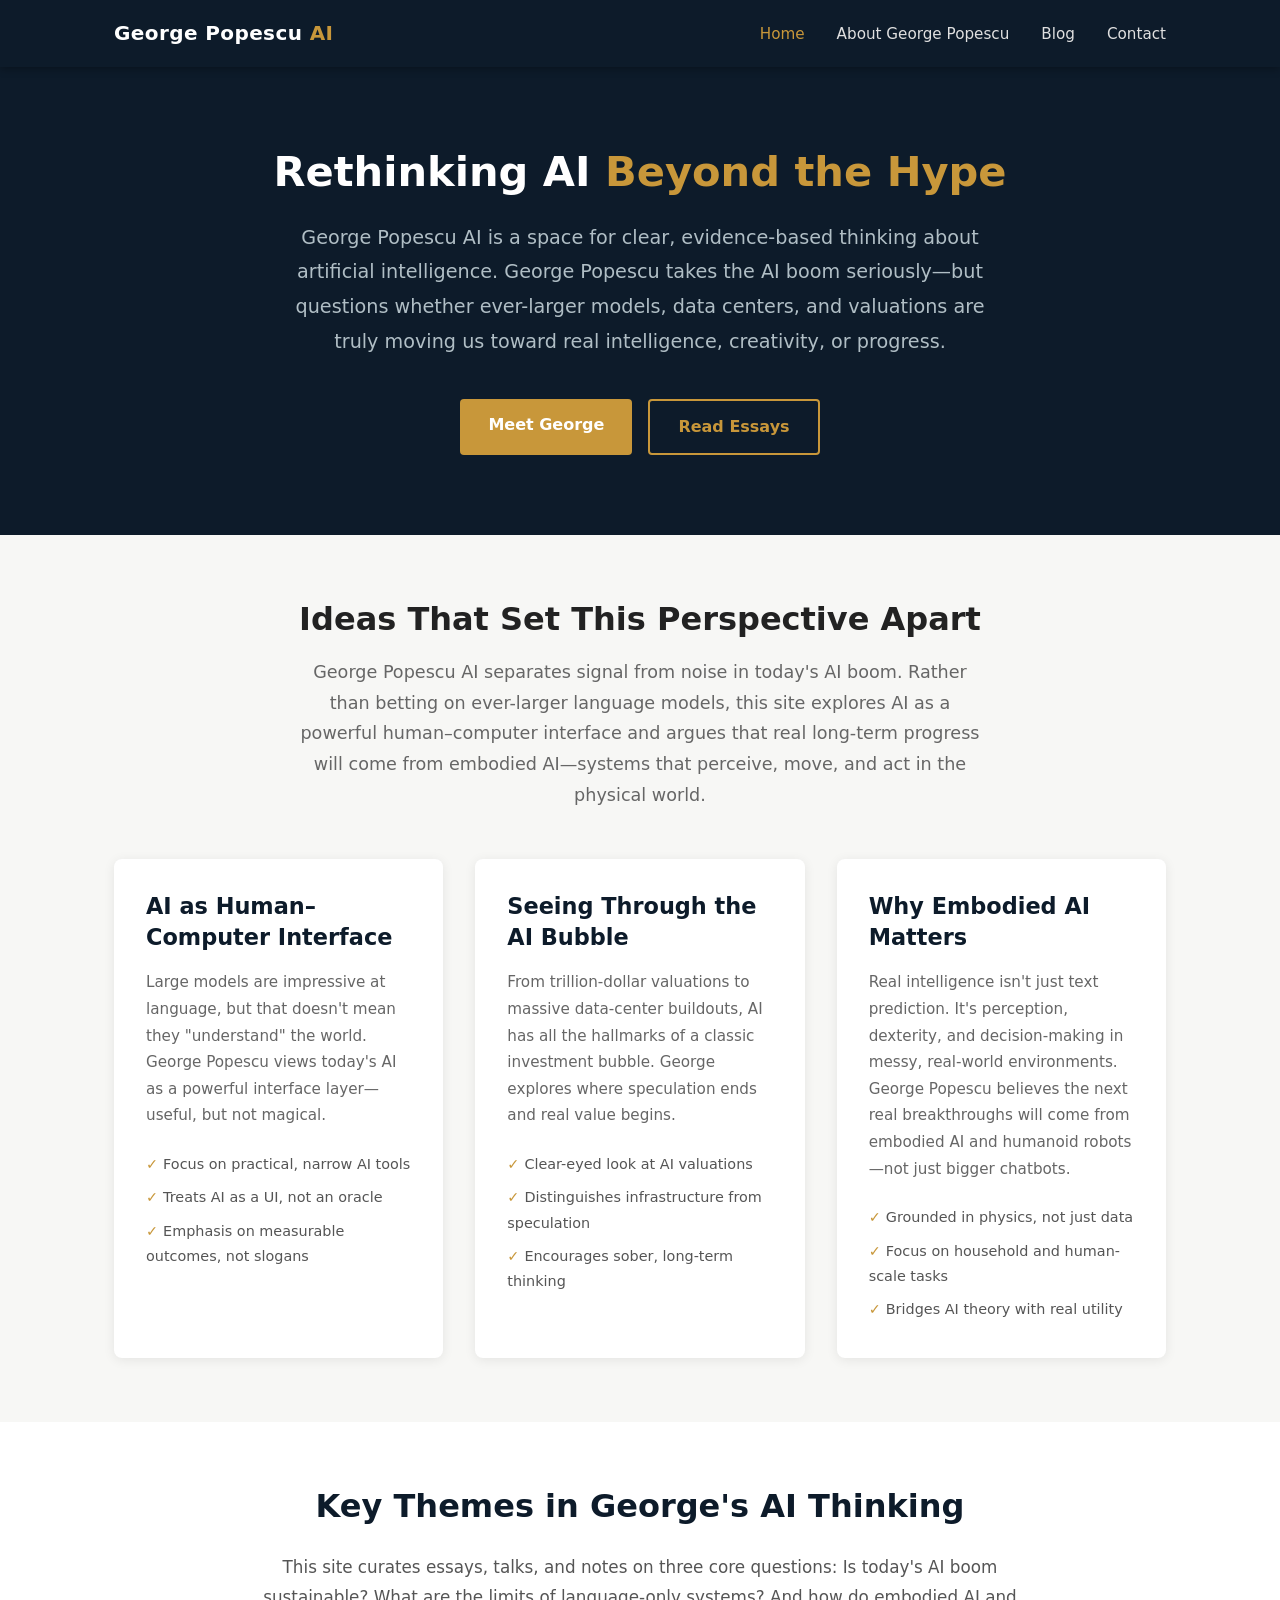
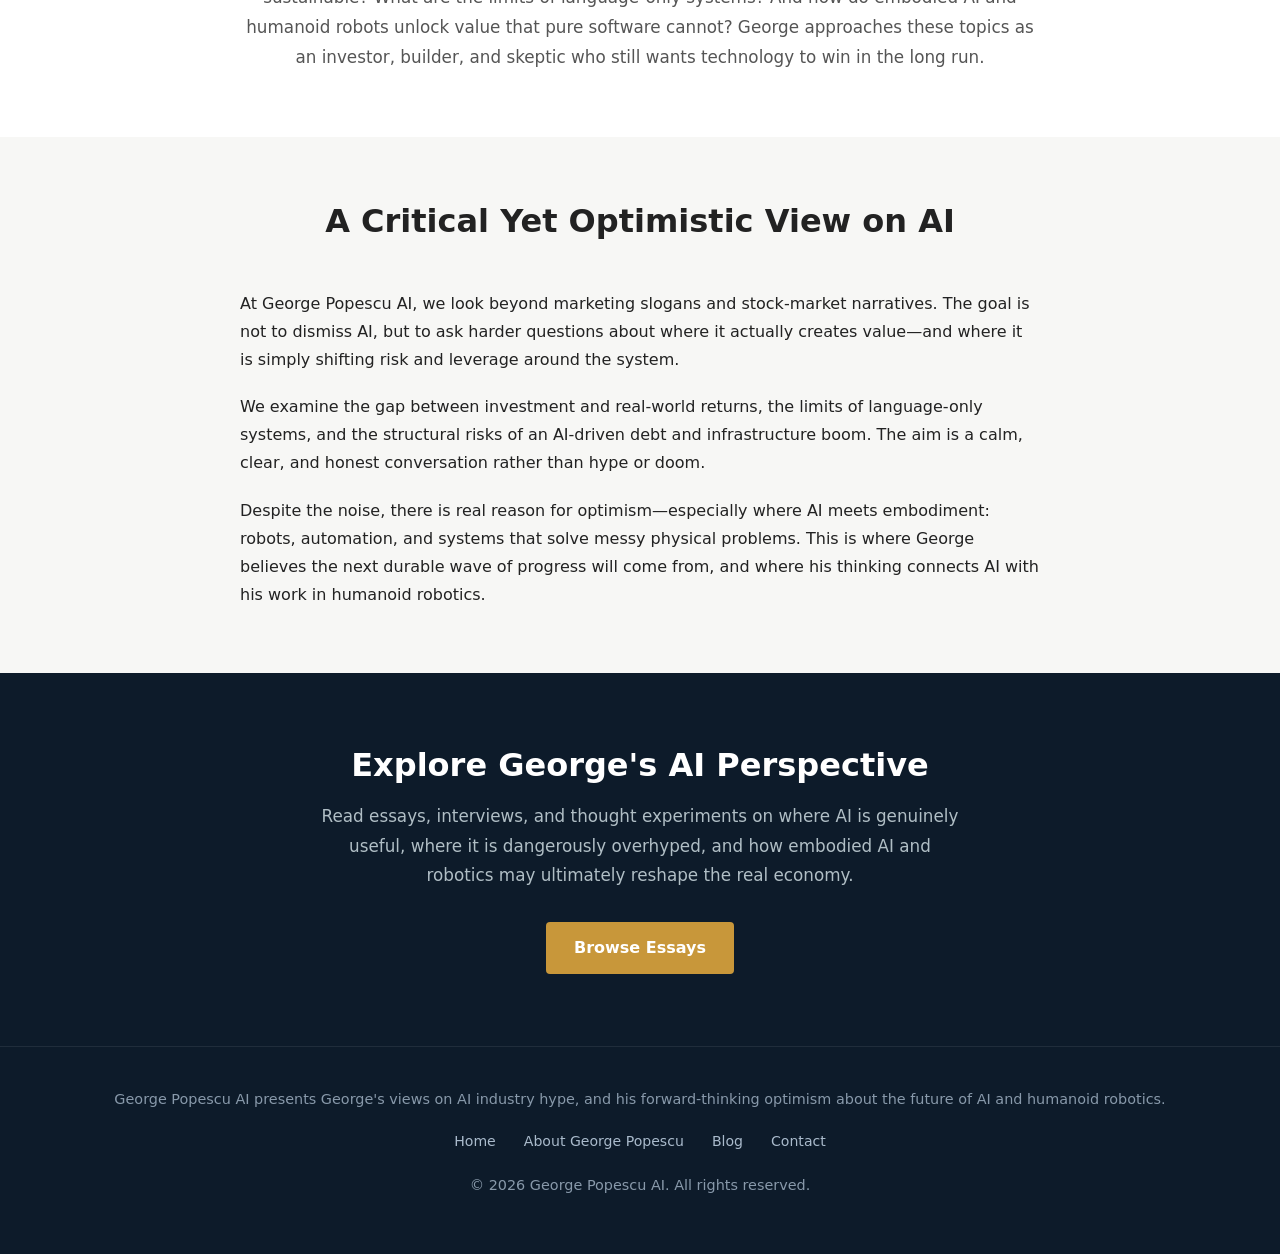
<file: index.html>
<!DOCTYPE html>
<html lang="en">
<head>
  <meta charset="UTF-8">
  <meta name="viewport" content="width=device-width, initial-scale=1.0">
  <title>Rethinking AI Beyond the Hype | George Popescu AI</title>
  <meta name="description" content="George Popescu AI is a space for clear, evidence-based thinking about artificial intelligence — exploring AI as interface, embodied intelligence, and the limits of today's AI boom.">
  <meta name="robots" content="index, follow">
  <meta property="og:title" content="Rethinking AI Beyond the Hype | George Popescu AI">
  <meta property="og:description" content="George Popescu AI is a space for clear, evidence-based thinking about artificial intelligence — exploring AI as interface, embodied intelligence, and the limits of today's AI boom.">
  <meta property="og:type" content="website">
  <meta property="og:url" content="https://georgepopescuai.com/">
  <link rel="canonical" href="https://georgepopescuai.com/">
  <link rel="stylesheet" href="styles.css">
</head>
<body>

  <!-- Header -->
  <header class="site-header">
    <div class="container">
      <a href="index.html" class="site-name">George Popescu <span>AI</span></a>
      <nav class="site-nav" aria-label="Primary navigation">
        <ul>
          <li><a href="index.html" class="active">Home</a></li>
          <li><a href="about.html">About George Popescu</a></li>
          <li><a href="blog.html">Blog</a></li>
          <li><a href="contact.html">Contact</a></li>
        </ul>
      </nav>
    </div>
  </header>

  <!-- Hero -->
  <section class="hero">
    <div class="container">
      <h1>Rethinking AI <span>Beyond the Hype</span></h1>
      <p class="subtitle">George Popescu AI is a space for clear, evidence-based thinking about artificial intelligence. George Popescu takes the AI boom seriously—but questions whether ever-larger models, data centers, and valuations are truly moving us toward real intelligence, creativity, or progress.</p>
      <div class="hero-actions">
        <a href="about.html" class="btn">Meet George</a>
        <a href="blog.html" class="btn btn-outline">Read Essays</a>
      </div>
    </div>
  </section>

  <!-- Ideas That Set This Perspective Apart -->
  <section class="section section-light">
    <div class="container">
      <div class="section-title">
        <h2>Ideas That Set This Perspective Apart</h2>
        <p>George Popescu AI separates signal from noise in today's AI boom. Rather than betting on ever-larger language models, this site explores AI as a powerful human–computer interface and argues that real long-term progress will come from embodied AI—systems that perceive, move, and act in the physical world.</p>
      </div>

      <div class="card-grid">
        <!-- Card 1 -->
        <div class="card">
          <h3>AI as Human–Computer Interface</h3>
          <p>Large models are impressive at language, but that doesn't mean they "understand" the world. George Popescu views today's AI as a powerful interface layer—useful, but not magical.</p>
          <ul class="card-check-list">
            <li>Focus on practical, narrow AI tools</li>
            <li>Treats AI as a UI, not an oracle</li>
            <li>Emphasis on measurable outcomes, not slogans</li>
          </ul>
        </div>

        <!-- Card 2 -->
        <div class="card">
          <h3>Seeing Through the AI Bubble</h3>
          <p>From trillion-dollar valuations to massive data-center buildouts, AI has all the hallmarks of a classic investment bubble. George explores where speculation ends and real value begins.</p>
          <ul class="card-check-list">
            <li>Clear-eyed look at AI valuations</li>
            <li>Distinguishes infrastructure from speculation</li>
            <li>Encourages sober, long-term thinking</li>
          </ul>
        </div>

        <!-- Card 3 -->
        <div class="card">
          <h3>Why Embodied AI Matters</h3>
          <p>Real intelligence isn't just text prediction. It's perception, dexterity, and decision-making in messy, real-world environments. George Popescu believes the next real breakthroughs will come from embodied AI and humanoid robots—not just bigger chatbots.</p>
          <ul class="card-check-list">
            <li>Grounded in physics, not just data</li>
            <li>Focus on household and human-scale tasks</li>
            <li>Bridges AI theory with real utility</li>
          </ul>
        </div>
      </div>
    </div>
  </section>

  <!-- Key Themes -->
  <section class="section section-white">
    <div class="container">
      <div class="themes-content">
        <h2>Key Themes in George's AI Thinking</h2>
        <p>This site curates essays, talks, and notes on three core questions: Is today's AI boom sustainable? What are the limits of language-only systems? And how do embodied AI and humanoid robots unlock value that pure software cannot? George approaches these topics as an investor, builder, and skeptic who still wants technology to win in the long run.</p>
      </div>
    </div>
  </section>

  <!-- Critical Yet Optimistic -->
  <section class="section section-light">
    <div class="container">
      <div class="section-title">
        <h2>A Critical Yet Optimistic View on AI</h2>
      </div>
      <div style="max-width: 800px; margin: 0 auto;">
        <p>At George Popescu AI, we look beyond marketing slogans and stock-market narratives. The goal is not to dismiss AI, but to ask harder questions about where it actually creates value—and where it is simply shifting risk and leverage around the system.</p>
        <p>We examine the gap between investment and real-world returns, the limits of language-only systems, and the structural risks of an AI-driven debt and infrastructure boom. The aim is a calm, clear, and honest conversation rather than hype or doom.</p>
        <p>Despite the noise, there is real reason for optimism—especially where AI meets embodiment: robots, automation, and systems that solve messy physical problems. This is where George believes the next durable wave of progress will come from, and where his thinking connects AI with his work in humanoid robotics.</p>
      </div>
    </div>
  </section>

  <!-- CTA -->
  <section class="cta-section">
    <div class="container">
      <h2>Explore George's AI Perspective</h2>
      <p>Read essays, interviews, and thought experiments on where AI is genuinely useful, where it is dangerously overhyped, and how embodied AI and robotics may ultimately reshape the real economy.</p>
      <a href="blog.html" class="btn">Browse Essays</a>
    </div>
  </section>

  <!-- Footer -->
  <footer class="site-footer">
    <div class="container">
      <p>George Popescu AI presents George's views on AI industry hype, and his forward-thinking optimism about the future of AI and humanoid robotics.</p>
      <nav class="footer-nav" aria-label="Footer navigation">
        <a href="index.html">Home</a>
        <a href="about.html">About George Popescu</a>
        <a href="blog.html">Blog</a>
        <a href="contact.html">Contact</a>
      </nav>
      <p class="copyright">&copy; 2026 George Popescu AI. All rights reserved.</p>
    </div>
  </footer>

</body>
</html>
</file>
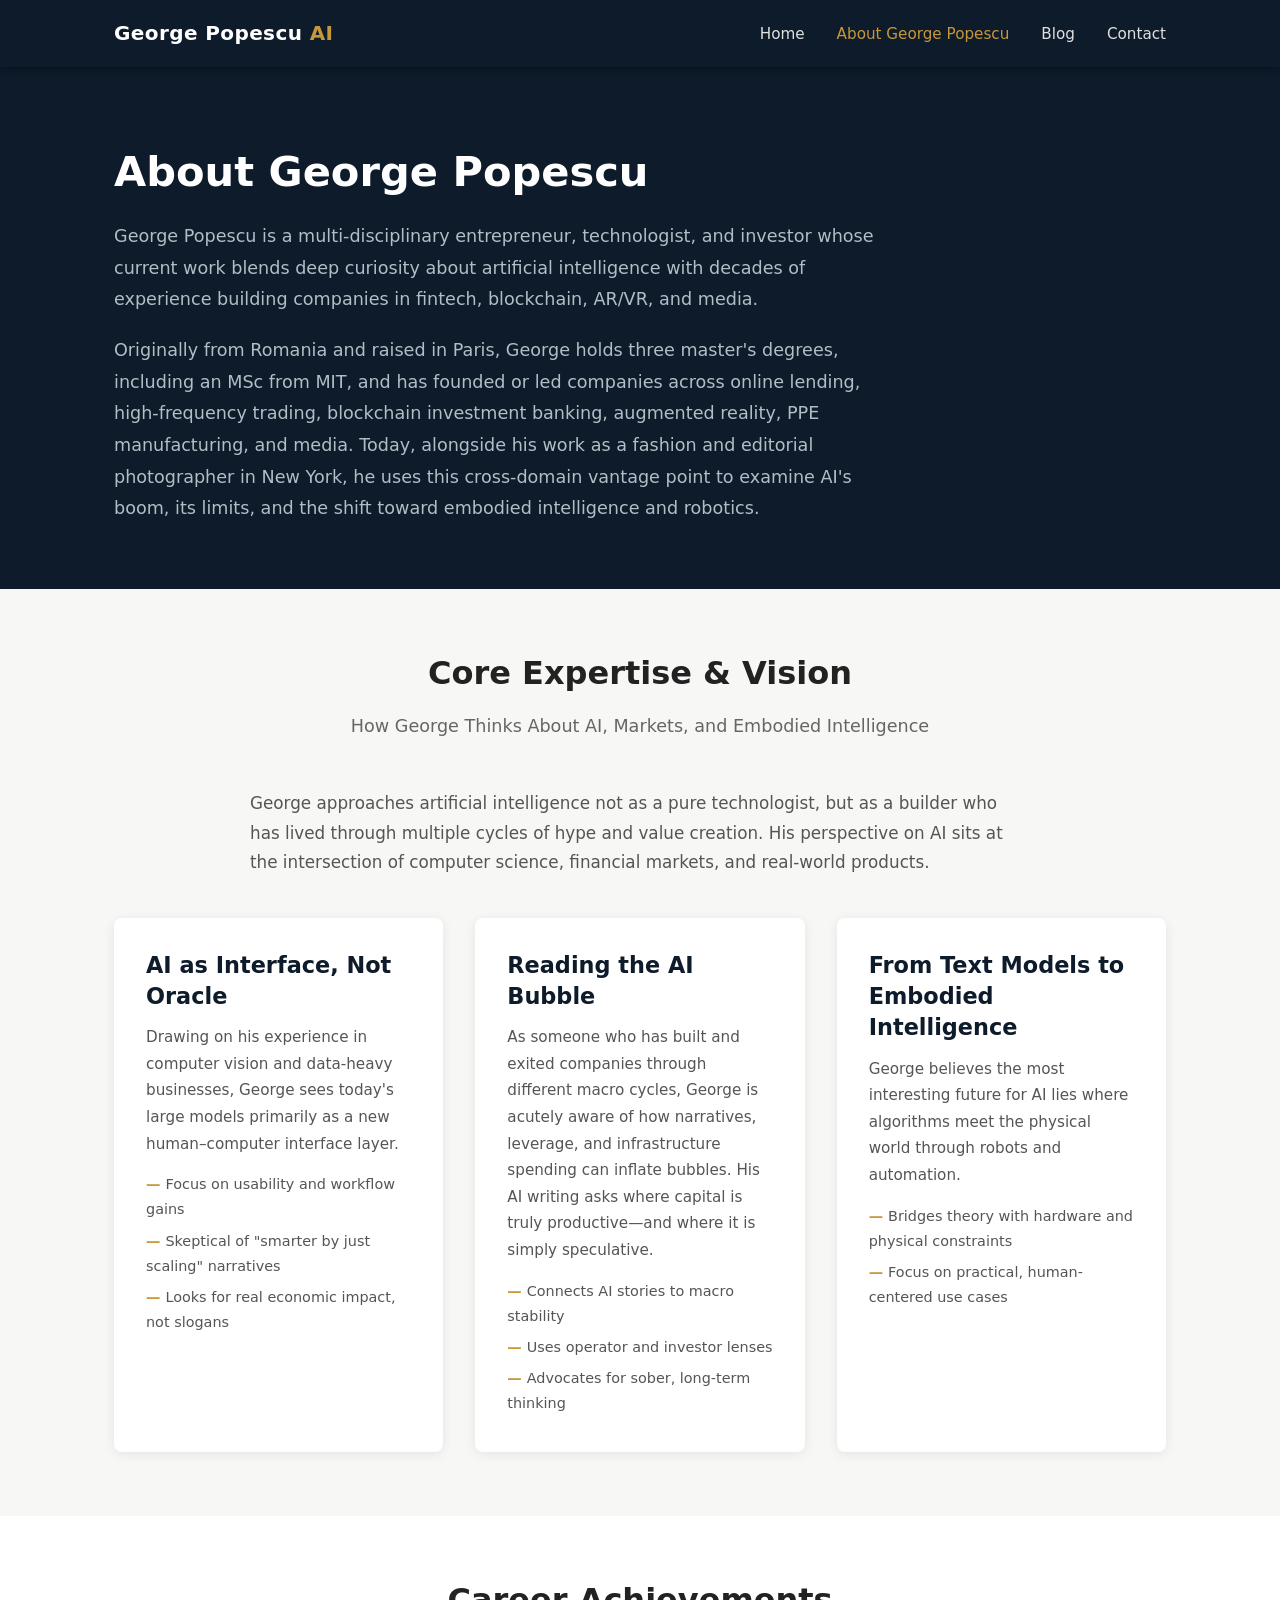
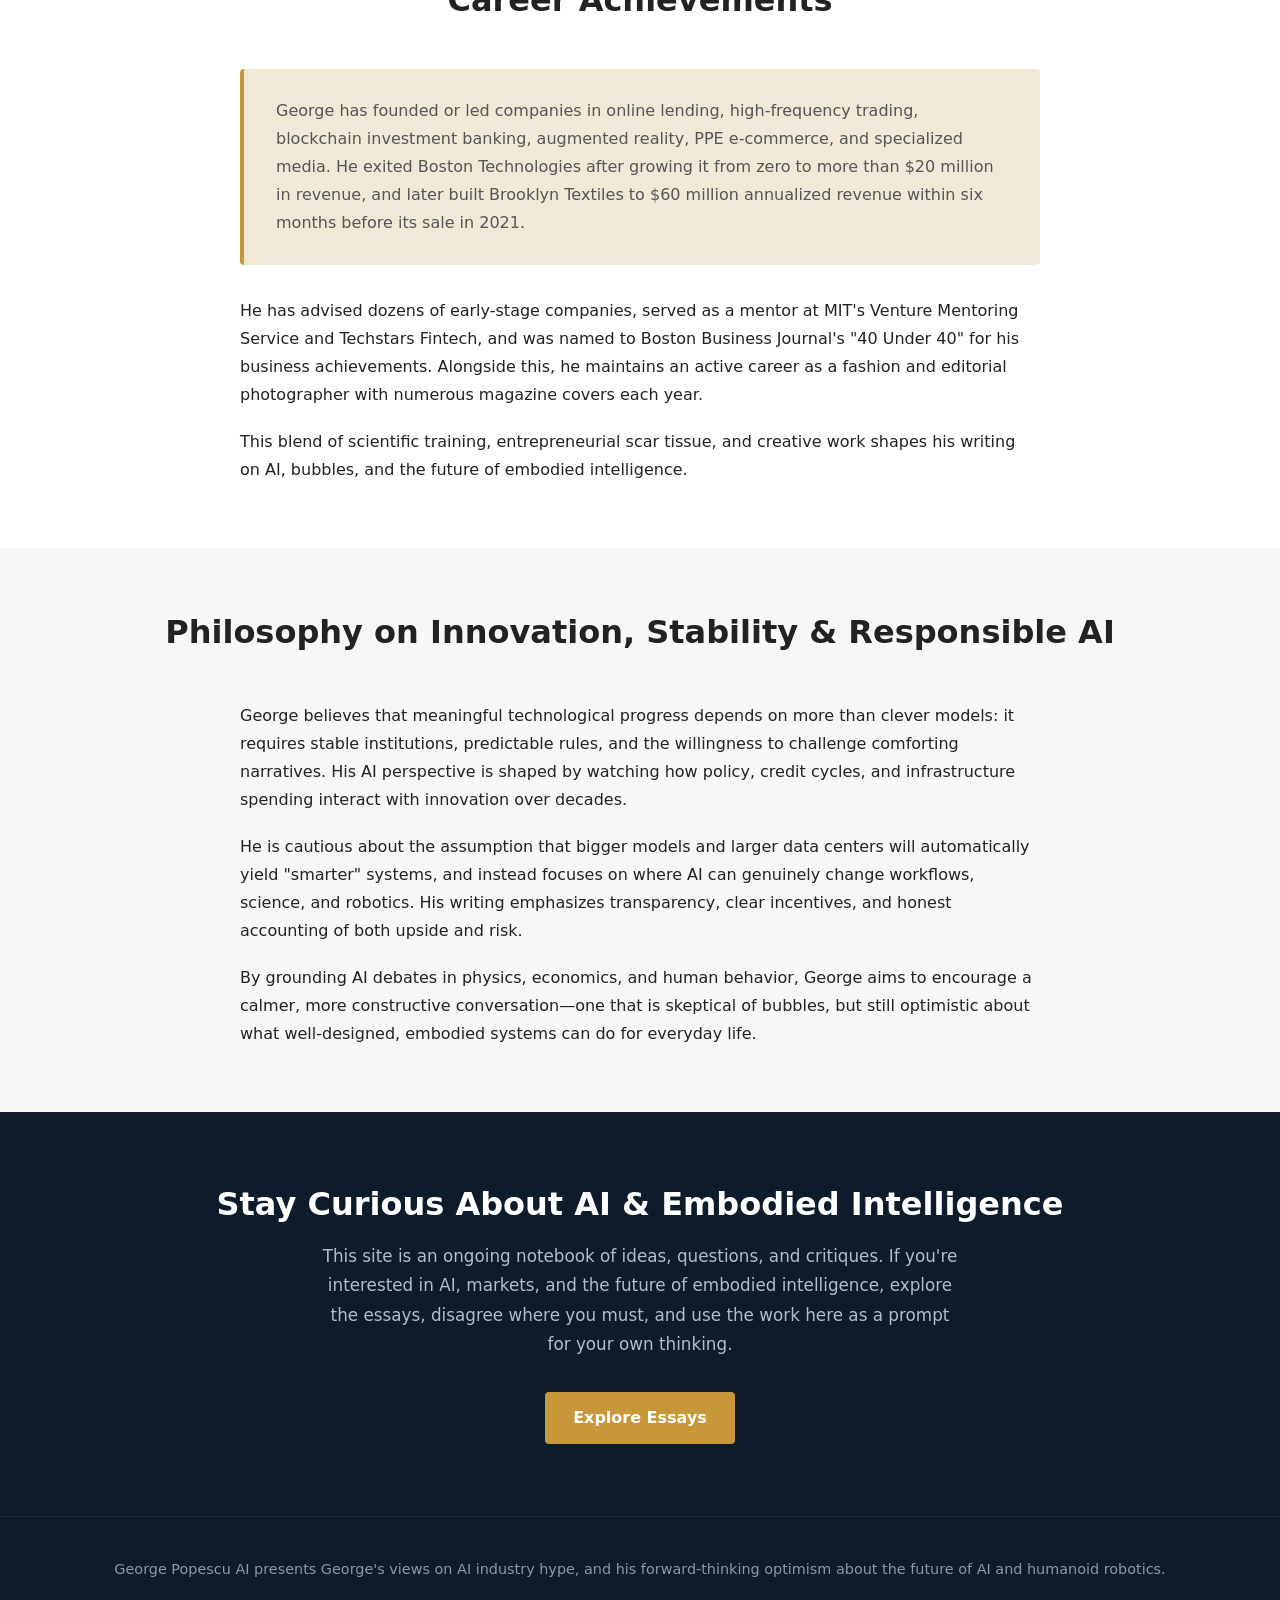
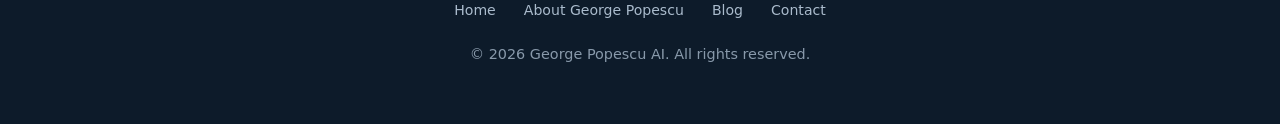
<file: about.html>
<!DOCTYPE html>
<html lang="en">
<head>
  <meta charset="UTF-8">
  <meta name="viewport" content="width=device-width, initial-scale=1.0">
  <title>About George Popescu | George Popescu AI</title>
  <meta name="description" content="George Popescu is a multi-disciplinary entrepreneur, technologist, and investor exploring AI's boom, its limits, and the shift toward embodied intelligence and robotics.">
  <meta name="robots" content="index, follow">
  <meta property="og:title" content="About George Popescu | George Popescu AI">
  <meta property="og:description" content="George Popescu is a multi-disciplinary entrepreneur, technologist, and investor exploring AI's boom, its limits, and the shift toward embodied intelligence and robotics.">
  <meta property="og:type" content="website">
  <meta property="og:url" content="https://georgepopescuai.com/about-george-popescu/">
  <link rel="canonical" href="https://georgepopescuai.com/about-george-popescu/">
  <link rel="stylesheet" href="styles.css">
</head>
<body>

  <!-- Header -->
  <header class="site-header">
    <div class="container">
      <a href="index.html" class="site-name">George Popescu <span>AI</span></a>
      <nav class="site-nav" aria-label="Primary navigation">
        <ul>
          <li><a href="index.html">Home</a></li>
          <li><a href="about.html" class="active">About George Popescu</a></li>
          <li><a href="blog.html">Blog</a></li>
          <li><a href="contact.html">Contact</a></li>
        </ul>
      </nav>
    </div>
  </header>

  <!-- About Intro / Hero -->
  <section class="about-intro">
    <div class="container">
      <h1>About George Popescu</h1>
      <p>George Popescu is a multi-disciplinary entrepreneur, technologist, and investor whose current work blends deep curiosity about artificial intelligence with decades of experience building companies in fintech, blockchain, AR/VR, and media.</p>
      <p>Originally from Romania and raised in Paris, George holds three master's degrees, including an MSc from MIT, and has founded or led companies across online lending, high-frequency trading, blockchain investment banking, augmented reality, PPE manufacturing, and media. Today, alongside his work as a fashion and editorial photographer in New York, he uses this cross-domain vantage point to examine AI's boom, its limits, and the shift toward embodied intelligence and robotics.</p>
    </div>
  </section>

  <!-- Core Expertise & Vision -->
  <section class="section section-light">
    <div class="container">
      <div class="section-title">
        <h2>Core Expertise &amp; Vision</h2>
        <p>How George Thinks About AI, Markets, and Embodied Intelligence</p>
      </div>
      <p style="max-width: 780px; margin: 0 auto 40px; color: #555555; font-size: 1.05rem;">George approaches artificial intelligence not as a pure technologist, but as a builder who has lived through multiple cycles of hype and value creation. His perspective on AI sits at the intersection of computer science, financial markets, and real-world products.</p>

      <div class="expertise-grid">
        <div class="expertise-card">
          <h3>AI as Interface, Not Oracle</h3>
          <p>Drawing on his experience in computer vision and data-heavy businesses, George sees today's large models primarily as a new human–computer interface layer.</p>
          <ul>
            <li>Focus on usability and workflow gains</li>
            <li>Skeptical of "smarter by just scaling" narratives</li>
            <li>Looks for real economic impact, not slogans</li>
          </ul>
        </div>

        <div class="expertise-card">
          <h3>Reading the AI Bubble</h3>
          <p>As someone who has built and exited companies through different macro cycles, George is acutely aware of how narratives, leverage, and infrastructure spending can inflate bubbles. His AI writing asks where capital is truly productive—and where it is simply speculative.</p>
          <ul>
            <li>Connects AI stories to macro stability</li>
            <li>Uses operator and investor lenses</li>
            <li>Advocates for sober, long-term thinking</li>
          </ul>
        </div>

        <div class="expertise-card">
          <h3>From Text Models to Embodied Intelligence</h3>
          <p>George believes the most interesting future for AI lies where algorithms meet the physical world through robots and automation.</p>
          <ul>
            <li>Bridges theory with hardware and physical constraints</li>
            <li>Focus on practical, human-centered use cases</li>
          </ul>
        </div>
      </div>
    </div>
  </section>

  <!-- Career Achievements -->
  <section class="section section-white">
    <div class="container">
      <div class="section-title">
        <h2>Career Achievements</h2>
      </div>
      <div style="max-width: 800px; margin: 0 auto;">
        <div class="highlight-box">
          <p>George has founded or led companies in online lending, high-frequency trading, blockchain investment banking, augmented reality, PPE e-commerce, and specialized media. He exited Boston Technologies after growing it from zero to more than $20 million in revenue, and later built Brooklyn Textiles to $60 million annualized revenue within six months before its sale in 2021.</p>
        </div>
        <p>He has advised dozens of early-stage companies, served as a mentor at MIT's Venture Mentoring Service and Techstars Fintech, and was named to Boston Business Journal's "40 Under 40" for his business achievements. Alongside this, he maintains an active career as a fashion and editorial photographer with numerous magazine covers each year.</p>
        <p>This blend of scientific training, entrepreneurial scar tissue, and creative work shapes his writing on AI, bubbles, and the future of embodied intelligence.</p>
      </div>
    </div>
  </section>

  <!-- Philosophy -->
  <section class="section section-light">
    <div class="container">
      <div class="section-title">
        <h2>Philosophy on Innovation, Stability &amp; Responsible AI</h2>
      </div>
      <div style="max-width: 800px; margin: 0 auto;">
        <p>George believes that meaningful technological progress depends on more than clever models: it requires stable institutions, predictable rules, and the willingness to challenge comforting narratives. His AI perspective is shaped by watching how policy, credit cycles, and infrastructure spending interact with innovation over decades.</p>
        <p>He is cautious about the assumption that bigger models and larger data centers will automatically yield "smarter" systems, and instead focuses on where AI can genuinely change workflows, science, and robotics. His writing emphasizes transparency, clear incentives, and honest accounting of both upside and risk.</p>
        <p>By grounding AI debates in physics, economics, and human behavior, George aims to encourage a calmer, more constructive conversation—one that is skeptical of bubbles, but still optimistic about what well-designed, embodied systems can do for everyday life.</p>
      </div>
    </div>
  </section>

  <!-- Stay Curious CTA -->
  <section class="cta-section">
    <div class="container">
      <h2>Stay Curious About AI &amp; Embodied Intelligence</h2>
      <p>This site is an ongoing notebook of ideas, questions, and critiques. If you're interested in AI, markets, and the future of embodied intelligence, explore the essays, disagree where you must, and use the work here as a prompt for your own thinking.</p>
      <a href="blog.html" class="btn">Explore Essays</a>
    </div>
  </section>

  <!-- Footer -->
  <footer class="site-footer">
    <div class="container">
      <p>George Popescu AI presents George's views on AI industry hype, and his forward-thinking optimism about the future of AI and humanoid robotics.</p>
      <nav class="footer-nav" aria-label="Footer navigation">
        <a href="index.html">Home</a>
        <a href="about.html">About George Popescu</a>
        <a href="blog.html">Blog</a>
        <a href="contact.html">Contact</a>
      </nav>
      <p class="copyright">&copy; 2026 George Popescu AI. All rights reserved.</p>
    </div>
  </footer>

</body>
</html>
</file>
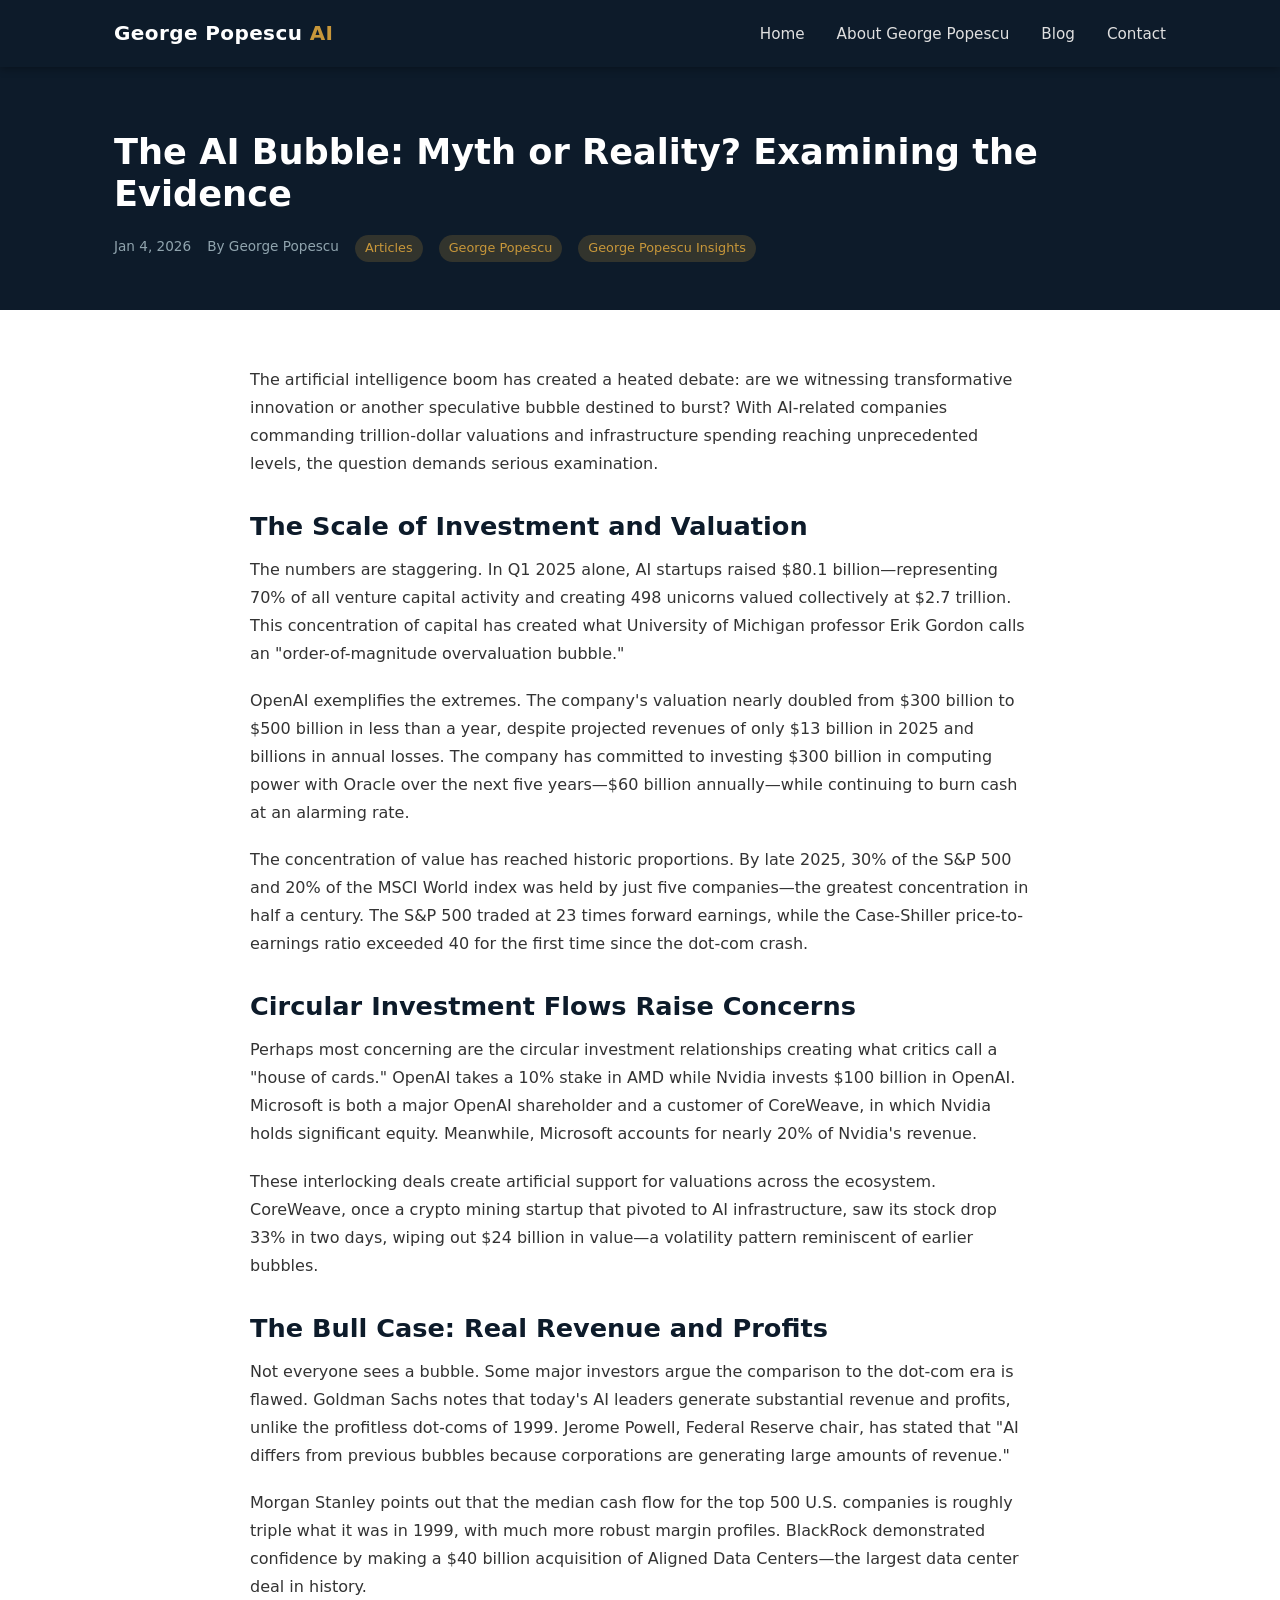
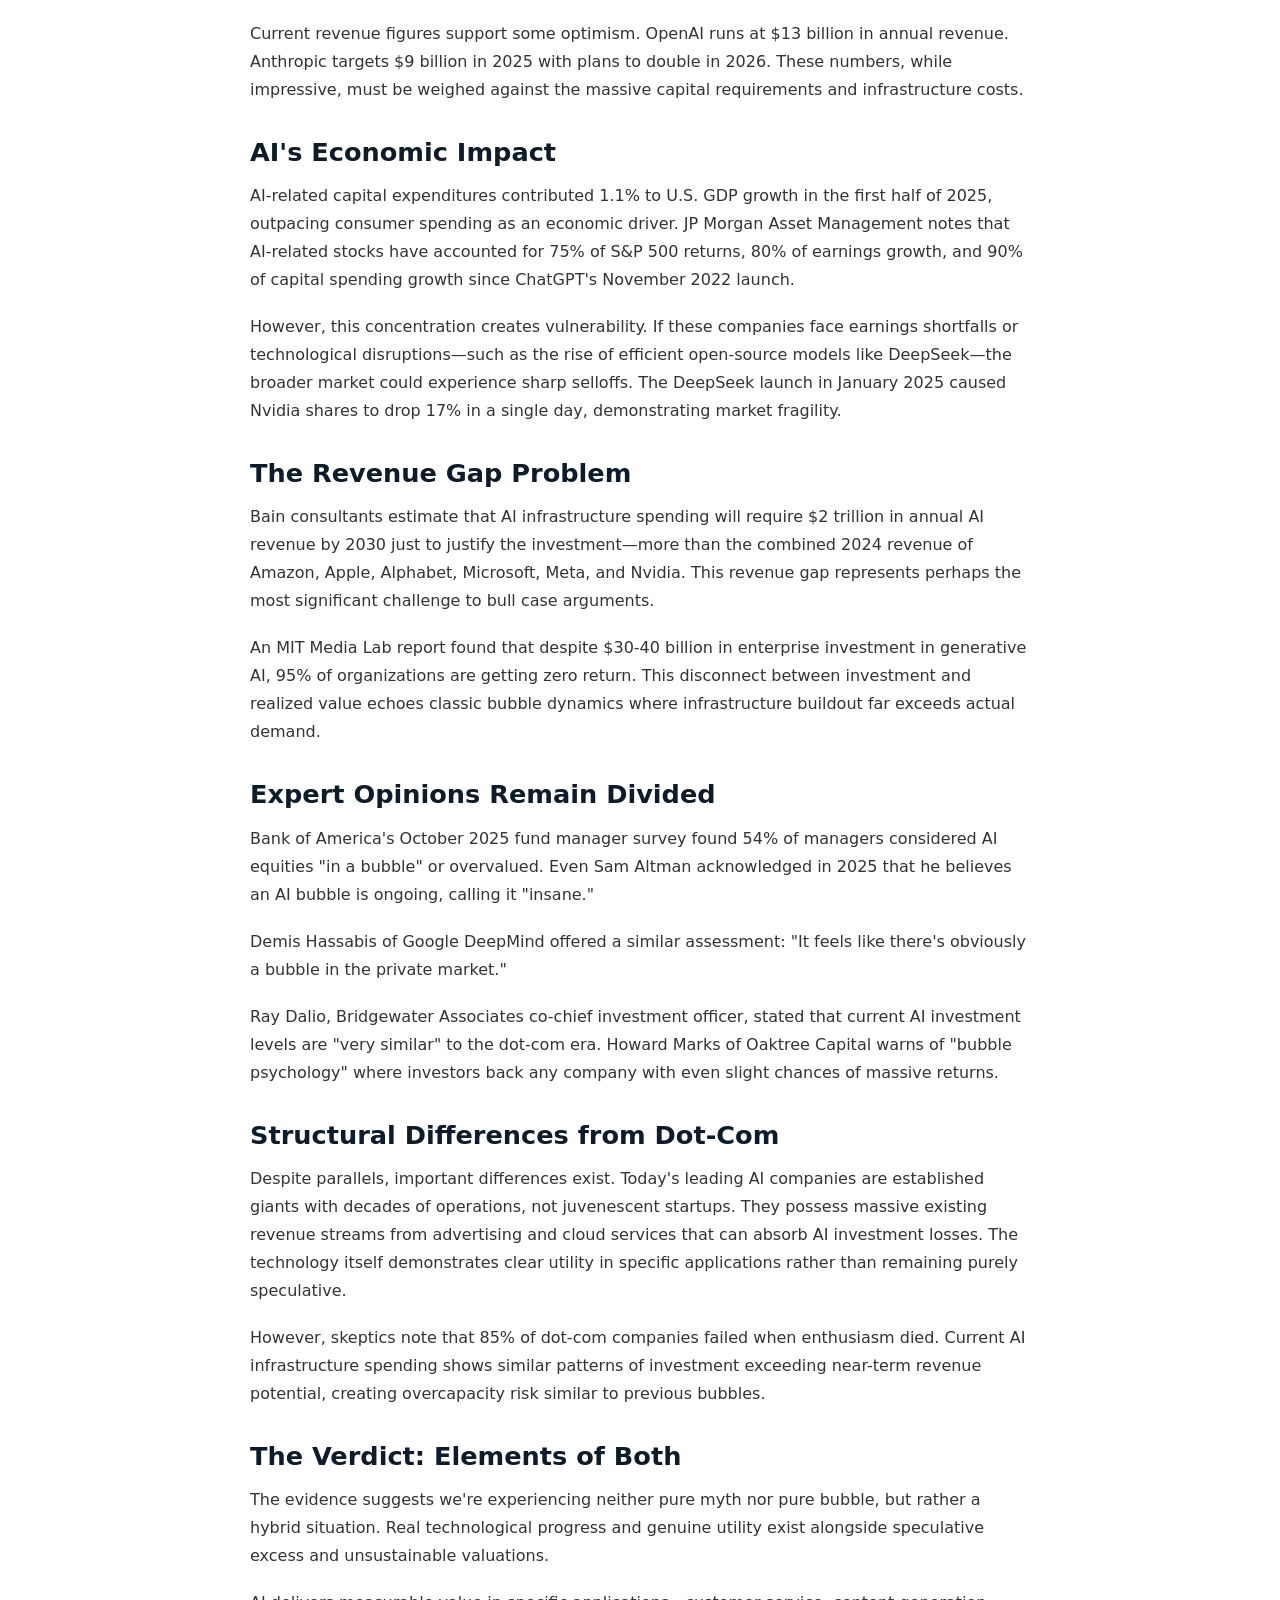
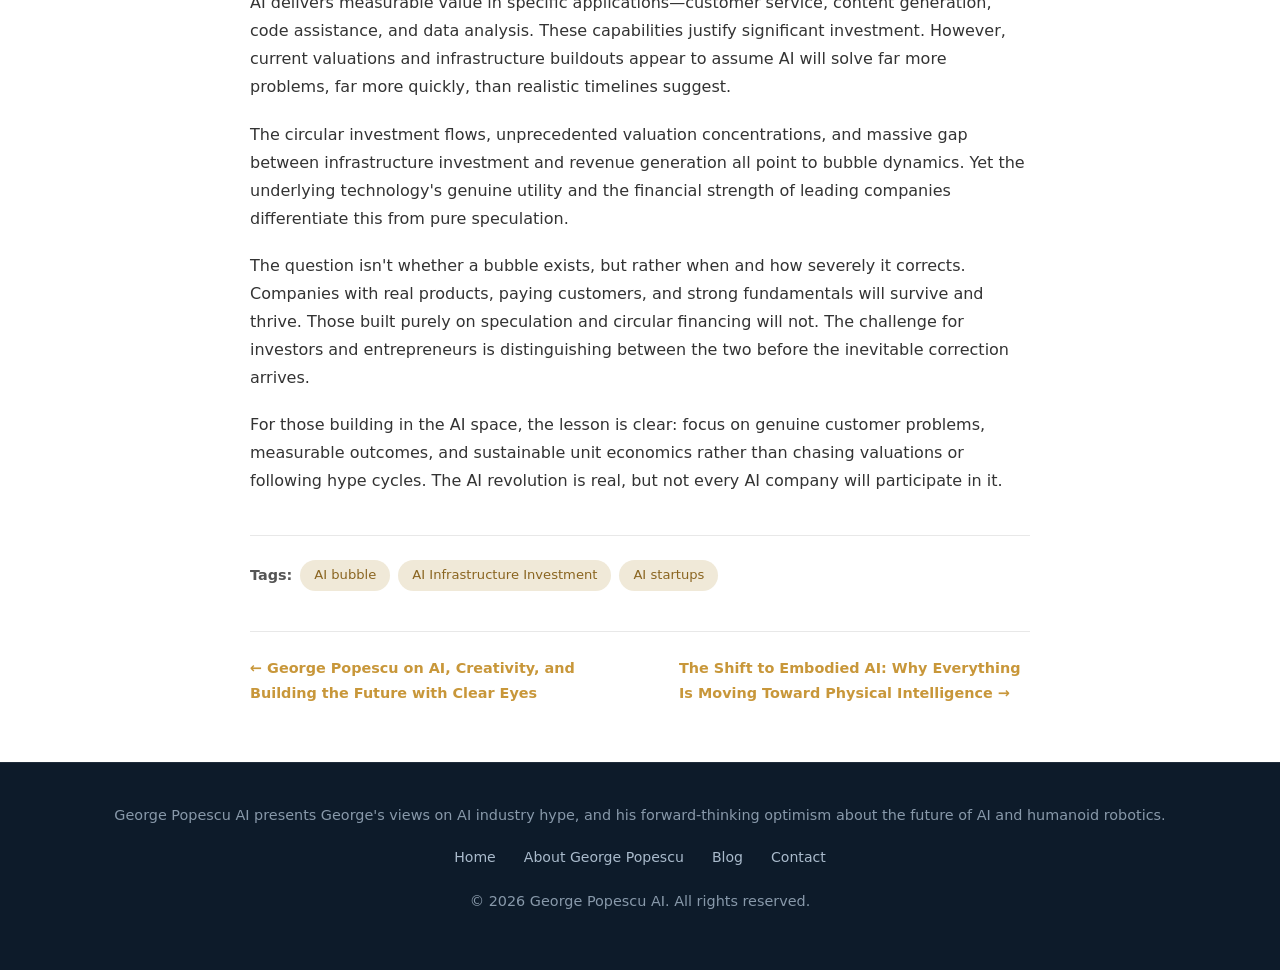
<file: ai-bubble-myth-or-reality.html>
<!DOCTYPE html>
<html lang="en">
<head>
  <meta charset="UTF-8">
  <meta name="viewport" content="width=device-width, initial-scale=1.0">
  <title>The AI Bubble: Myth or Reality? Examining the Evidence | George Popescu AI</title>
  <meta name="description" content="Are we witnessing transformative AI innovation or another speculative bubble? George Popescu examines trillion-dollar valuations, circular investment flows, and the revenue gap problem.">
  <meta name="robots" content="index, follow">
  <meta property="og:title" content="The AI Bubble: Myth or Reality? Examining the Evidence | George Popescu AI">
  <meta property="og:description" content="Are we witnessing transformative AI innovation or another speculative bubble? George Popescu examines trillion-dollar valuations, circular investment flows, and the revenue gap problem.">
  <meta property="og:type" content="article">
  <meta property="og:url" content="https://georgepopescuai.com/the-ai-bubble-myth-or-reality-examining-the-evidence/">
  <link rel="canonical" href="https://georgepopescuai.com/the-ai-bubble-myth-or-reality-examining-the-evidence/">
  <link rel="stylesheet" href="styles.css">
</head>
<body>

  <!-- Header -->
  <header class="site-header">
    <div class="container">
      <a href="index.html" class="site-name">George Popescu <span>AI</span></a>
      <nav class="site-nav" aria-label="Primary navigation">
        <ul>
          <li><a href="index.html">Home</a></li>
          <li><a href="about.html">About George Popescu</a></li>
          <li><a href="blog.html">Blog</a></li>
          <li><a href="contact.html">Contact</a></li>
        </ul>
      </nav>
    </div>
  </header>

  <!-- Article Header -->
  <section class="article-header">
    <div class="container">
      <h1>The AI Bubble: Myth or Reality? Examining the Evidence</h1>
      <div class="article-meta">
        <span>Jan 4, 2026</span>
        <span>By George Popescu</span>
        <span class="tag">Articles</span>
        <span class="tag">George Popescu</span>
        <span class="tag">George Popescu Insights</span>
      </div>
    </div>
  </section>

  <!-- Article Body -->
  <section class="article-body">
    <div class="container">
      <div class="article-content">

        <p>The artificial intelligence boom has created a heated debate: are we witnessing transformative innovation or another speculative bubble destined to burst? With AI-related companies commanding trillion-dollar valuations and infrastructure spending reaching unprecedented levels, the question demands serious examination.</p>

        <h2>The Scale of Investment and Valuation</h2>

        <p>The numbers are staggering. In Q1 2025 alone, AI startups raised $80.1 billion—representing 70% of all venture capital activity and creating 498 unicorns valued collectively at $2.7 trillion. This concentration of capital has created what University of Michigan professor Erik Gordon calls an "order-of-magnitude overvaluation bubble."</p>

        <p>OpenAI exemplifies the extremes. The company's valuation nearly doubled from $300 billion to $500 billion in less than a year, despite projected revenues of only $13 billion in 2025 and billions in annual losses. The company has committed to investing $300 billion in computing power with Oracle over the next five years—$60 billion annually—while continuing to burn cash at an alarming rate.</p>

        <p>The concentration of value has reached historic proportions. By late 2025, 30% of the S&amp;P 500 and 20% of the MSCI World index was held by just five companies—the greatest concentration in half a century. The S&amp;P 500 traded at 23 times forward earnings, while the Case-Shiller price-to-earnings ratio exceeded 40 for the first time since the dot-com crash.</p>

        <h2>Circular Investment Flows Raise Concerns</h2>

        <p>Perhaps most concerning are the circular investment relationships creating what critics call a "house of cards." OpenAI takes a 10% stake in AMD while Nvidia invests $100 billion in OpenAI. Microsoft is both a major OpenAI shareholder and a customer of CoreWeave, in which Nvidia holds significant equity. Meanwhile, Microsoft accounts for nearly 20% of Nvidia's revenue.</p>

        <p>These interlocking deals create artificial support for valuations across the ecosystem. CoreWeave, once a crypto mining startup that pivoted to AI infrastructure, saw its stock drop 33% in two days, wiping out $24 billion in value—a volatility pattern reminiscent of earlier bubbles.</p>

        <h2>The Bull Case: Real Revenue and Profits</h2>

        <p>Not everyone sees a bubble. Some major investors argue the comparison to the dot-com era is flawed. Goldman Sachs notes that today's AI leaders generate substantial revenue and profits, unlike the profitless dot-coms of 1999. Jerome Powell, Federal Reserve chair, has stated that "AI differs from previous bubbles because corporations are generating large amounts of revenue."</p>

        <p>Morgan Stanley points out that the median cash flow for the top 500 U.S. companies is roughly triple what it was in 1999, with much more robust margin profiles. BlackRock demonstrated confidence by making a $40 billion acquisition of Aligned Data Centers—the largest data center deal in history.</p>

        <p>Current revenue figures support some optimism. OpenAI runs at $13 billion in annual revenue. Anthropic targets $9 billion in 2025 with plans to double in 2026. These numbers, while impressive, must be weighed against the massive capital requirements and infrastructure costs.</p>

        <h2>AI's Economic Impact</h2>

        <p>AI-related capital expenditures contributed 1.1% to U.S. GDP growth in the first half of 2025, outpacing consumer spending as an economic driver. JP Morgan Asset Management notes that AI-related stocks have accounted for 75% of S&amp;P 500 returns, 80% of earnings growth, and 90% of capital spending growth since ChatGPT's November 2022 launch.</p>

        <p>However, this concentration creates vulnerability. If these companies face earnings shortfalls or technological disruptions—such as the rise of efficient open-source models like DeepSeek—the broader market could experience sharp selloffs. The DeepSeek launch in January 2025 caused Nvidia shares to drop 17% in a single day, demonstrating market fragility.</p>

        <h2>The Revenue Gap Problem</h2>

        <p>Bain consultants estimate that AI infrastructure spending will require $2 trillion in annual AI revenue by 2030 just to justify the investment—more than the combined 2024 revenue of Amazon, Apple, Alphabet, Microsoft, Meta, and Nvidia. This revenue gap represents perhaps the most significant challenge to bull case arguments.</p>

        <p>An MIT Media Lab report found that despite $30-40 billion in enterprise investment in generative AI, 95% of organizations are getting zero return. This disconnect between investment and realized value echoes classic bubble dynamics where infrastructure buildout far exceeds actual demand.</p>

        <h2>Expert Opinions Remain Divided</h2>

        <p>Bank of America's October 2025 fund manager survey found 54% of managers considered AI equities "in a bubble" or overvalued. Even Sam Altman acknowledged in 2025 that he believes an AI bubble is ongoing, calling it "insane."</p>

        <p>Demis Hassabis of Google DeepMind offered a similar assessment: "It feels like there's obviously a bubble in the private market."</p>

        <p>Ray Dalio, Bridgewater Associates co-chief investment officer, stated that current AI investment levels are "very similar" to the dot-com era. Howard Marks of Oaktree Capital warns of "bubble psychology" where investors back any company with even slight chances of massive returns.</p>

        <h2>Structural Differences from Dot-Com</h2>

        <p>Despite parallels, important differences exist. Today's leading AI companies are established giants with decades of operations, not juvenescent startups. They possess massive existing revenue streams from advertising and cloud services that can absorb AI investment losses. The technology itself demonstrates clear utility in specific applications rather than remaining purely speculative.</p>

        <p>However, skeptics note that 85% of dot-com companies failed when enthusiasm died. Current AI infrastructure spending shows similar patterns of investment exceeding near-term revenue potential, creating overcapacity risk similar to previous bubbles.</p>

        <h2>The Verdict: Elements of Both</h2>

        <p>The evidence suggests we're experiencing neither pure myth nor pure bubble, but rather a hybrid situation. Real technological progress and genuine utility exist alongside speculative excess and unsustainable valuations.</p>

        <p>AI delivers measurable value in specific applications—customer service, content generation, code assistance, and data analysis. These capabilities justify significant investment. However, current valuations and infrastructure buildouts appear to assume AI will solve far more problems, far more quickly, than realistic timelines suggest.</p>

        <p>The circular investment flows, unprecedented valuation concentrations, and massive gap between infrastructure investment and revenue generation all point to bubble dynamics. Yet the underlying technology's genuine utility and the financial strength of leading companies differentiate this from pure speculation.</p>

        <p>The question isn't whether a bubble exists, but rather when and how severely it corrects. Companies with real products, paying customers, and strong fundamentals will survive and thrive. Those built purely on speculation and circular financing will not. The challenge for investors and entrepreneurs is distinguishing between the two before the inevitable correction arrives.</p>

        <p>For those building in the AI space, the lesson is clear: focus on genuine customer problems, measurable outcomes, and sustainable unit economics rather than chasing valuations or following hype cycles. The AI revolution is real, but not every AI company will participate in it.</p>

        <!-- Tags -->
        <div class="article-tags">
          <span class="label">Tags:</span>
          <span class="tag-pill">AI bubble</span>
          <span class="tag-pill">AI Infrastructure Investment</span>
          <span class="tag-pill">AI startups</span>
        </div>

        <!-- Article Navigation -->
        <nav class="article-nav" aria-label="Article navigation">
          <a href="george-popescu-on-ai-creativity.html" class="prev">George Popescu on AI, Creativity, and Building the Future with Clear Eyes</a>
          <a href="shift-to-embodied-ai.html" class="next">The Shift to Embodied AI: Why Everything Is Moving Toward Physical Intelligence</a>
        </nav>

      </div>
    </div>
  </section>

  <!-- Footer -->
  <footer class="site-footer">
    <div class="container">
      <p>George Popescu AI presents George's views on AI industry hype, and his forward-thinking optimism about the future of AI and humanoid robotics.</p>
      <nav class="footer-nav" aria-label="Footer navigation">
        <a href="index.html">Home</a>
        <a href="about.html">About George Popescu</a>
        <a href="blog.html">Blog</a>
        <a href="contact.html">Contact</a>
      </nav>
      <p class="copyright">&copy; 2026 George Popescu AI. All rights reserved.</p>
    </div>
  </footer>

</body>
</html>
</file>
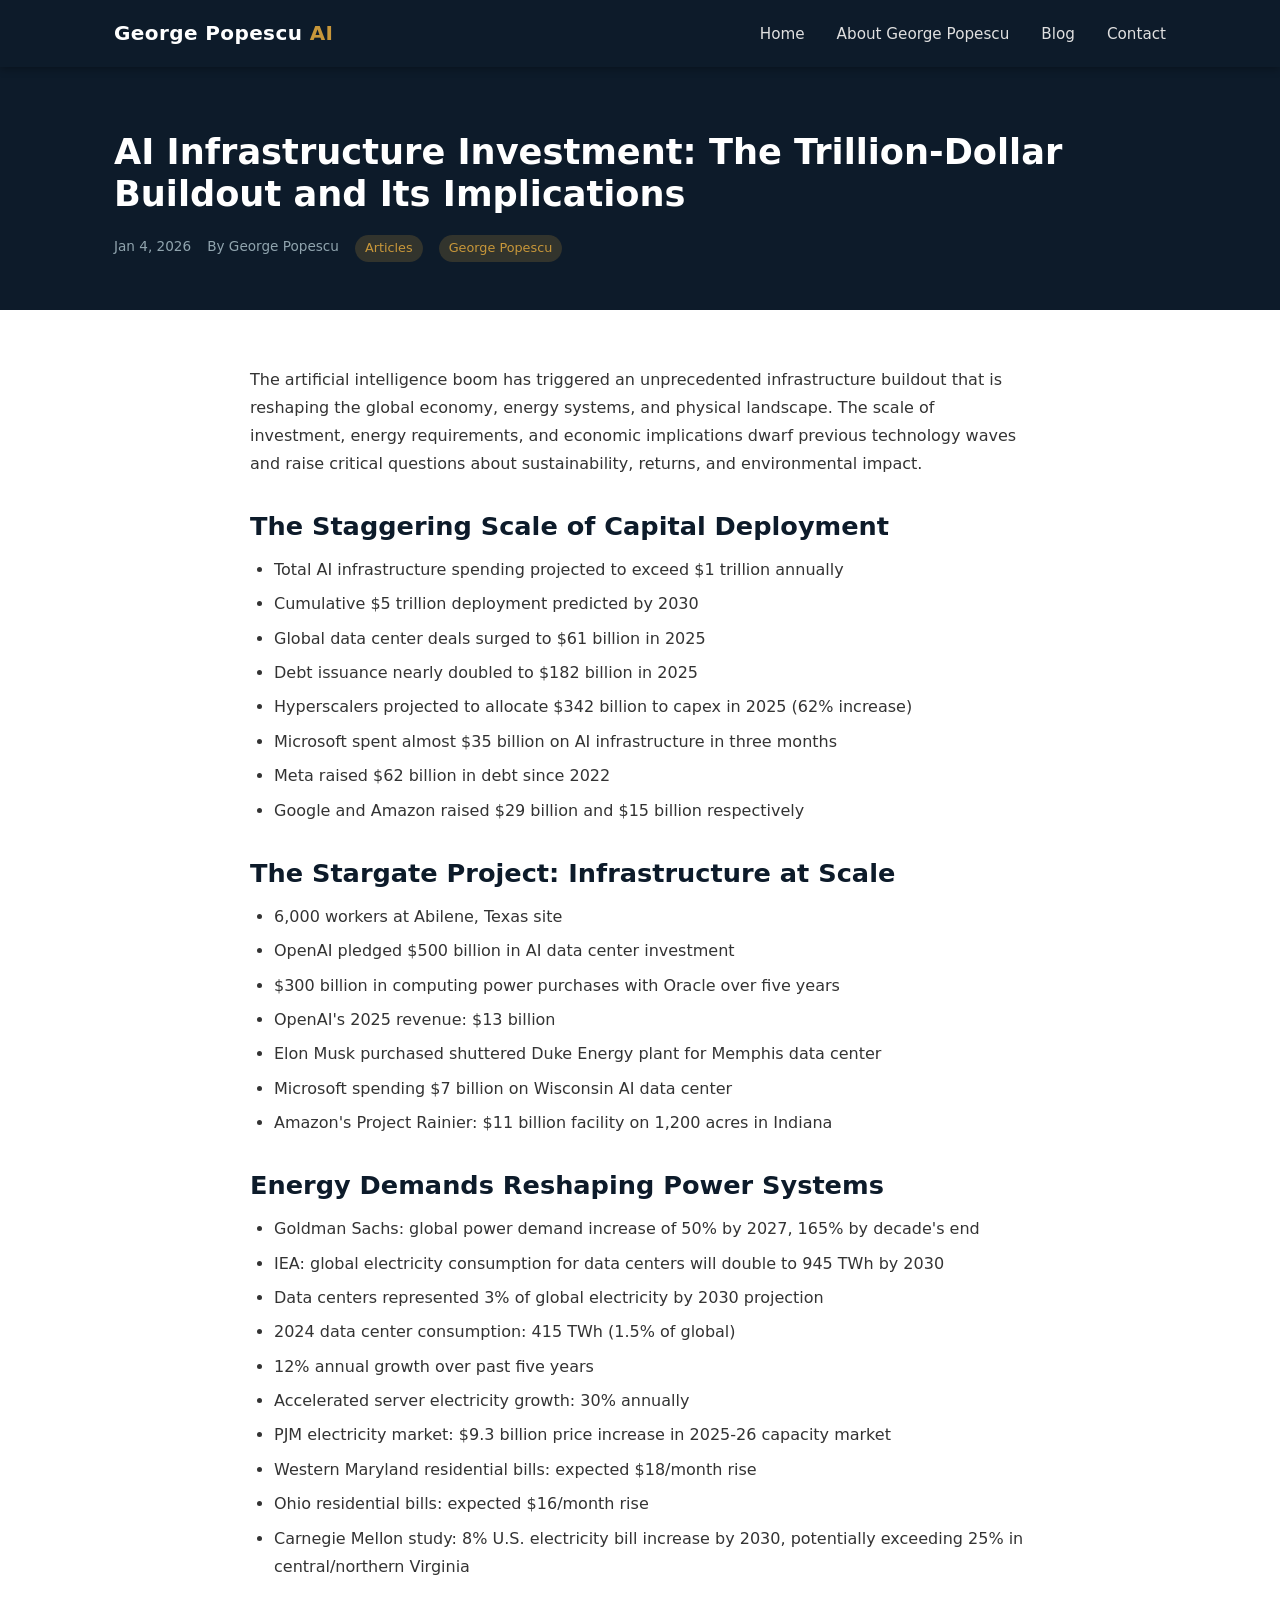
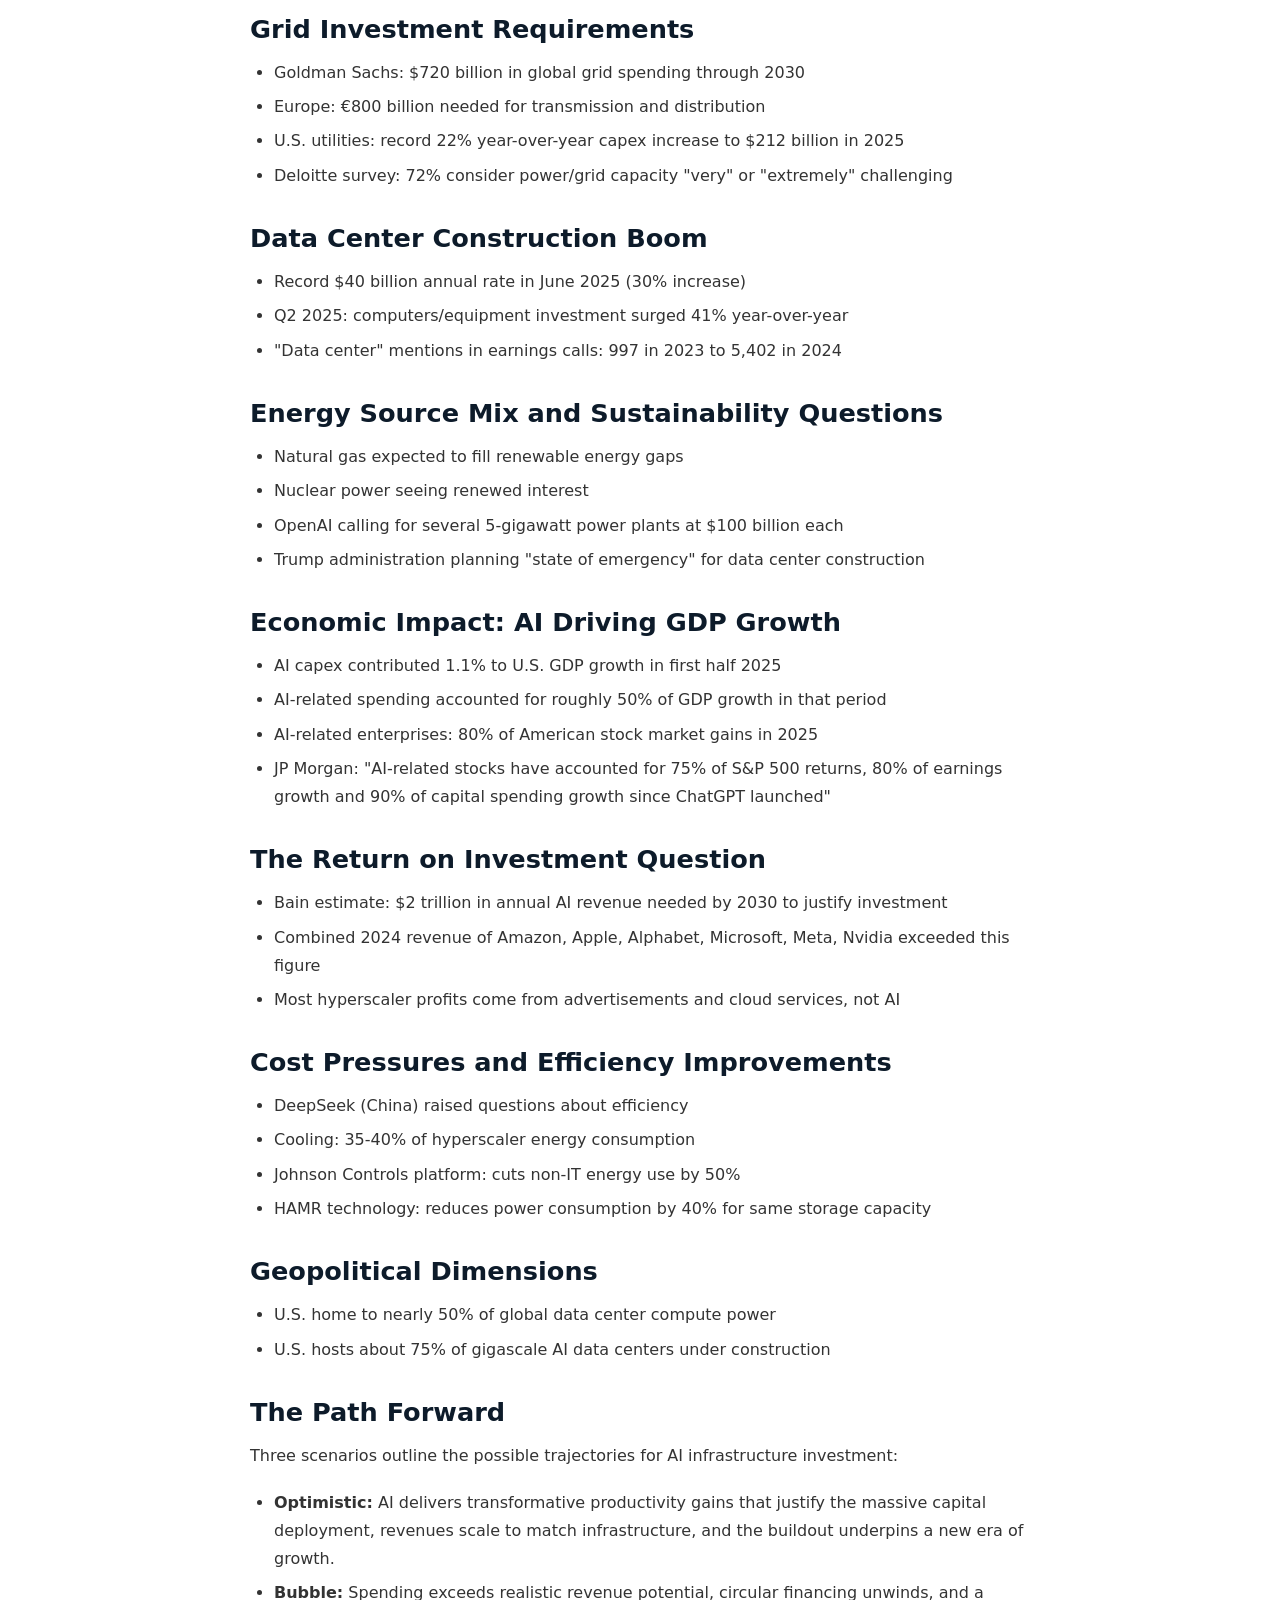
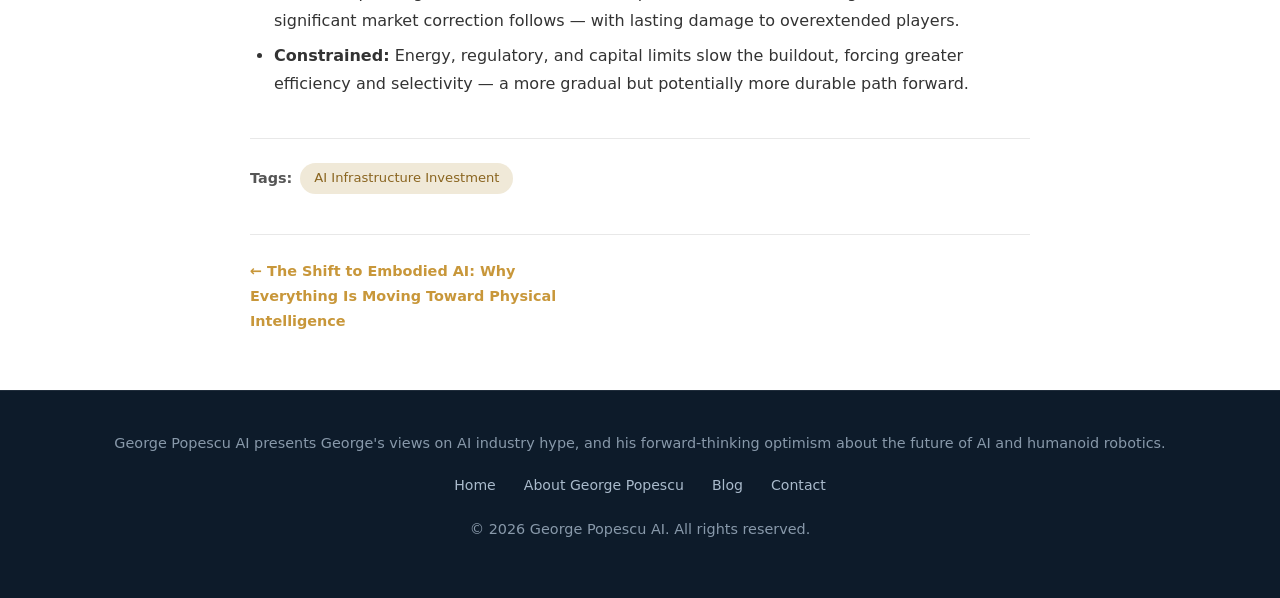
<file: ai-infrastructure-investment.html>
<!DOCTYPE html>
<html lang="en">
<head>
  <meta charset="UTF-8">
  <meta name="viewport" content="width=device-width, initial-scale=1.0">
  <title>AI Infrastructure Investment: The Trillion-Dollar Buildout and Its Implications | George Popescu AI</title>
  <meta name="description" content="The AI boom has triggered an unprecedented infrastructure buildout reshaping the global economy and energy systems. George Popescu examines the scale, sustainability, and risks of the trillion-dollar AI capex wave.">
  <meta name="robots" content="index, follow">
  <meta property="og:title" content="AI Infrastructure Investment: The Trillion-Dollar Buildout and Its Implications | George Popescu AI">
  <meta property="og:description" content="The AI boom has triggered an unprecedented infrastructure buildout reshaping the global economy and energy systems. George Popescu examines the scale, sustainability, and risks of the trillion-dollar AI capex wave.">
  <meta property="og:type" content="article">
  <meta property="og:url" content="https://georgepopescuai.com/ai-infrastructure-investment-the-trillion-dollar-buildout-and-its-implications/">
  <link rel="canonical" href="https://georgepopescuai.com/ai-infrastructure-investment-the-trillion-dollar-buildout-and-its-implications/">
  <link rel="stylesheet" href="styles.css">
</head>
<body>

  <!-- Header -->
  <header class="site-header">
    <div class="container">
      <a href="index.html" class="site-name">George Popescu <span>AI</span></a>
      <nav class="site-nav" aria-label="Primary navigation">
        <ul>
          <li><a href="index.html">Home</a></li>
          <li><a href="about.html">About George Popescu</a></li>
          <li><a href="blog.html">Blog</a></li>
          <li><a href="contact.html">Contact</a></li>
        </ul>
      </nav>
    </div>
  </header>

  <!-- Article Header -->
  <section class="article-header">
    <div class="container">
      <h1>AI Infrastructure Investment: The Trillion-Dollar Buildout and Its Implications</h1>
      <div class="article-meta">
        <span>Jan 4, 2026</span>
        <span>By George Popescu</span>
        <span class="tag">Articles</span>
        <span class="tag">George Popescu</span>
      </div>
    </div>
  </section>

  <!-- Article Body -->
  <section class="article-body">
    <div class="container">
      <div class="article-content">

        <p>The artificial intelligence boom has triggered an unprecedented infrastructure buildout that is reshaping the global economy, energy systems, and physical landscape. The scale of investment, energy requirements, and economic implications dwarf previous technology waves and raise critical questions about sustainability, returns, and environmental impact.</p>

        <h2>The Staggering Scale of Capital Deployment</h2>

        <ul>
          <li>Total AI infrastructure spending projected to exceed $1 trillion annually</li>
          <li>Cumulative $5 trillion deployment predicted by 2030</li>
          <li>Global data center deals surged to $61 billion in 2025</li>
          <li>Debt issuance nearly doubled to $182 billion in 2025</li>
          <li>Hyperscalers projected to allocate $342 billion to capex in 2025 (62% increase)</li>
          <li>Microsoft spent almost $35 billion on AI infrastructure in three months</li>
          <li>Meta raised $62 billion in debt since 2022</li>
          <li>Google and Amazon raised $29 billion and $15 billion respectively</li>
        </ul>

        <h2>The Stargate Project: Infrastructure at Scale</h2>

        <ul>
          <li>6,000 workers at Abilene, Texas site</li>
          <li>OpenAI pledged $500 billion in AI data center investment</li>
          <li>$300 billion in computing power purchases with Oracle over five years</li>
          <li>OpenAI's 2025 revenue: $13 billion</li>
          <li>Elon Musk purchased shuttered Duke Energy plant for Memphis data center</li>
          <li>Microsoft spending $7 billion on Wisconsin AI data center</li>
          <li>Amazon's Project Rainier: $11 billion facility on 1,200 acres in Indiana</li>
        </ul>

        <h2>Energy Demands Reshaping Power Systems</h2>

        <ul>
          <li>Goldman Sachs: global power demand increase of 50% by 2027, 165% by decade's end</li>
          <li>IEA: global electricity consumption for data centers will double to 945 TWh by 2030</li>
          <li>Data centers represented 3% of global electricity by 2030 projection</li>
          <li>2024 data center consumption: 415 TWh (1.5% of global)</li>
          <li>12% annual growth over past five years</li>
          <li>Accelerated server electricity growth: 30% annually</li>
          <li>PJM electricity market: $9.3 billion price increase in 2025-26 capacity market</li>
          <li>Western Maryland residential bills: expected $18/month rise</li>
          <li>Ohio residential bills: expected $16/month rise</li>
          <li>Carnegie Mellon study: 8% U.S. electricity bill increase by 2030, potentially exceeding 25% in central/northern Virginia</li>
        </ul>

        <h2>Grid Investment Requirements</h2>

        <ul>
          <li>Goldman Sachs: $720 billion in global grid spending through 2030</li>
          <li>Europe: &euro;800 billion needed for transmission and distribution</li>
          <li>U.S. utilities: record 22% year-over-year capex increase to $212 billion in 2025</li>
          <li>Deloitte survey: 72% consider power/grid capacity "very" or "extremely" challenging</li>
        </ul>

        <h2>Data Center Construction Boom</h2>

        <ul>
          <li>Record $40 billion annual rate in June 2025 (30% increase)</li>
          <li>Q2 2025: computers/equipment investment surged 41% year-over-year</li>
          <li>"Data center" mentions in earnings calls: 997 in 2023 to 5,402 in 2024</li>
        </ul>

        <h2>Energy Source Mix and Sustainability Questions</h2>

        <ul>
          <li>Natural gas expected to fill renewable energy gaps</li>
          <li>Nuclear power seeing renewed interest</li>
          <li>OpenAI calling for several 5-gigawatt power plants at $100 billion each</li>
          <li>Trump administration planning "state of emergency" for data center construction</li>
        </ul>

        <h2>Economic Impact: AI Driving GDP Growth</h2>

        <ul>
          <li>AI capex contributed 1.1% to U.S. GDP growth in first half 2025</li>
          <li>AI-related spending accounted for roughly 50% of GDP growth in that period</li>
          <li>AI-related enterprises: 80% of American stock market gains in 2025</li>
          <li>JP Morgan: "AI-related stocks have accounted for 75% of S&amp;P 500 returns, 80% of earnings growth and 90% of capital spending growth since ChatGPT launched"</li>
        </ul>

        <h2>The Return on Investment Question</h2>

        <ul>
          <li>Bain estimate: $2 trillion in annual AI revenue needed by 2030 to justify investment</li>
          <li>Combined 2024 revenue of Amazon, Apple, Alphabet, Microsoft, Meta, Nvidia exceeded this figure</li>
          <li>Most hyperscaler profits come from advertisements and cloud services, not AI</li>
        </ul>

        <h2>Cost Pressures and Efficiency Improvements</h2>

        <ul>
          <li>DeepSeek (China) raised questions about efficiency</li>
          <li>Cooling: 35-40% of hyperscaler energy consumption</li>
          <li>Johnson Controls platform: cuts non-IT energy use by 50%</li>
          <li>HAMR technology: reduces power consumption by 40% for same storage capacity</li>
        </ul>

        <h2>Geopolitical Dimensions</h2>

        <ul>
          <li>U.S. home to nearly 50% of global data center compute power</li>
          <li>U.S. hosts about 75% of gigascale AI data centers under construction</li>
        </ul>

        <h2>The Path Forward</h2>

        <p>Three scenarios outline the possible trajectories for AI infrastructure investment:</p>

        <ul>
          <li><strong>Optimistic:</strong> AI delivers transformative productivity gains that justify the massive capital deployment, revenues scale to match infrastructure, and the buildout underpins a new era of growth.</li>
          <li><strong>Bubble:</strong> Spending exceeds realistic revenue potential, circular financing unwinds, and a significant market correction follows — with lasting damage to overextended players.</li>
          <li><strong>Constrained:</strong> Energy, regulatory, and capital limits slow the buildout, forcing greater efficiency and selectivity — a more gradual but potentially more durable path forward.</li>
        </ul>

        <!-- Tags -->
        <div class="article-tags">
          <span class="label">Tags:</span>
          <span class="tag-pill">AI Infrastructure Investment</span>
        </div>

        <!-- Article Navigation -->
        <nav class="article-nav" aria-label="Article navigation">
          <a href="shift-to-embodied-ai.html" class="prev">The Shift to Embodied AI: Why Everything Is Moving Toward Physical Intelligence</a>
          <span></span>
        </nav>

      </div>
    </div>
  </section>

  <!-- Footer -->
  <footer class="site-footer">
    <div class="container">
      <p>George Popescu AI presents George's views on AI industry hype, and his forward-thinking optimism about the future of AI and humanoid robotics.</p>
      <nav class="footer-nav" aria-label="Footer navigation">
        <a href="index.html">Home</a>
        <a href="about.html">About George Popescu</a>
        <a href="blog.html">Blog</a>
        <a href="contact.html">Contact</a>
      </nav>
      <p class="copyright">&copy; 2026 George Popescu AI. All rights reserved.</p>
    </div>
  </footer>

</body>
</html>
</file>
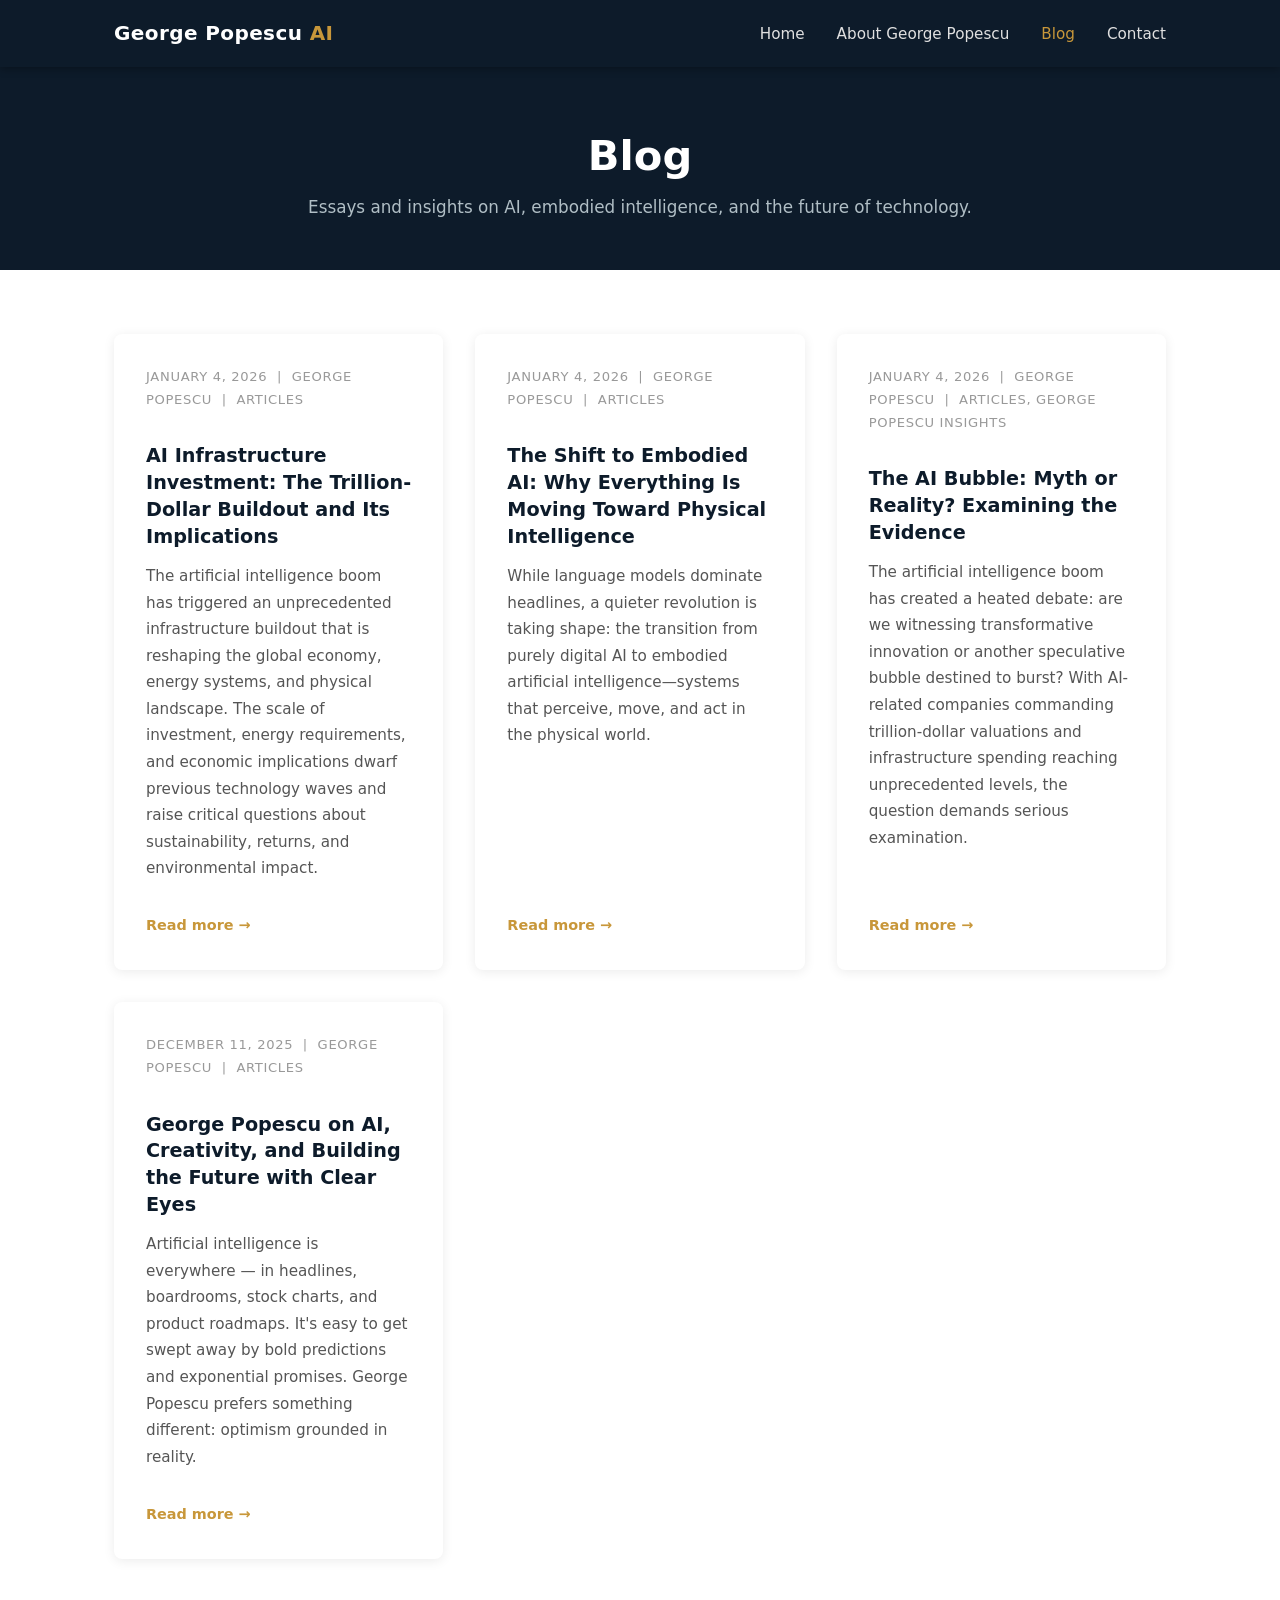
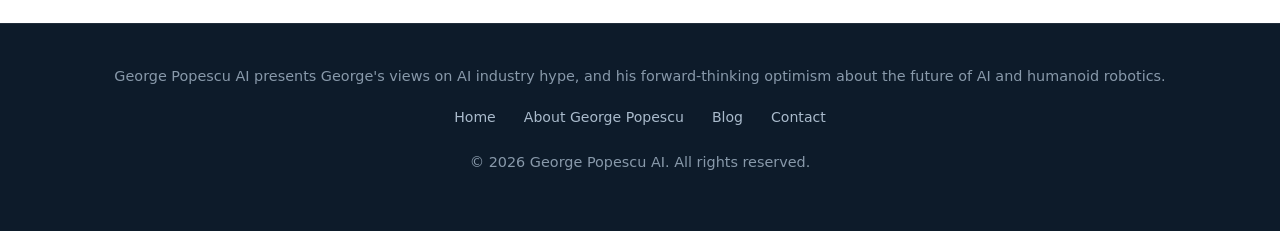
<file: blog.html>
<!DOCTYPE html>
<html lang="en">
<head>
  <meta charset="UTF-8">
  <meta name="viewport" content="width=device-width, initial-scale=1.0">
  <title>Blog | George Popescu AI</title>
  <meta name="description" content="Essays, insights, and analysis from George Popescu on AI infrastructure, embodied intelligence, the AI bubble, and the future of humanoid robotics.">
  <meta name="robots" content="index, follow">
  <meta property="og:title" content="Blog | George Popescu AI">
  <meta property="og:description" content="Essays, insights, and analysis from George Popescu on AI infrastructure, embodied intelligence, the AI bubble, and the future of humanoid robotics.">
  <meta property="og:type" content="website">
  <meta property="og:url" content="https://georgepopescuai.com/blog/">
  <link rel="canonical" href="https://georgepopescuai.com/blog/">
  <link rel="stylesheet" href="styles.css">
</head>
<body>

  <!-- Header -->
  <header class="site-header">
    <div class="container">
      <a href="index.html" class="site-name">George Popescu <span>AI</span></a>
      <nav class="site-nav" aria-label="Primary navigation">
        <ul>
          <li><a href="index.html">Home</a></li>
          <li><a href="about.html">About George Popescu</a></li>
          <li><a href="blog.html" class="active">Blog</a></li>
          <li><a href="contact.html">Contact</a></li>
        </ul>
      </nav>
    </div>
  </header>

  <!-- Page Hero -->
  <section class="page-hero">
    <div class="container">
      <h1>Blog</h1>
      <p style="color: #b0bec5; font-size: 1.05rem; margin-top: 12px;">Essays and insights on AI, embodied intelligence, and the future of technology.</p>
    </div>
  </section>

  <!-- Blog Index -->
  <section class="section section-white">
    <div class="container">
      <div class="blog-grid">

        <!-- Article 1 -->
        <article class="blog-card">
          <p class="meta">January 4, 2026 &nbsp;|&nbsp; George Popescu &nbsp;|&nbsp; Articles</p>
          <h3><a href="ai-infrastructure-investment.html">AI Infrastructure Investment: The Trillion-Dollar Buildout and Its Implications</a></h3>
          <p class="excerpt">The artificial intelligence boom has triggered an unprecedented infrastructure buildout that is reshaping the global economy, energy systems, and physical landscape. The scale of investment, energy requirements, and economic implications dwarf previous technology waves and raise critical questions about sustainability, returns, and environmental impact.</p>
          <a href="ai-infrastructure-investment.html" class="read-more">Read more &rarr;</a>
        </article>

        <!-- Article 2 -->
        <article class="blog-card">
          <p class="meta">January 4, 2026 &nbsp;|&nbsp; George Popescu &nbsp;|&nbsp; Articles</p>
          <h3><a href="shift-to-embodied-ai.html">The Shift to Embodied AI: Why Everything Is Moving Toward Physical Intelligence</a></h3>
          <p class="excerpt">While language models dominate headlines, a quieter revolution is taking shape: the transition from purely digital AI to embodied artificial intelligence—systems that perceive, move, and act in the physical world.</p>
          <a href="shift-to-embodied-ai.html" class="read-more">Read more &rarr;</a>
        </article>

        <!-- Article 3 -->
        <article class="blog-card">
          <p class="meta">January 4, 2026 &nbsp;|&nbsp; George Popescu &nbsp;|&nbsp; Articles, George Popescu Insights</p>
          <h3><a href="ai-bubble-myth-or-reality.html">The AI Bubble: Myth or Reality? Examining the Evidence</a></h3>
          <p class="excerpt">The artificial intelligence boom has created a heated debate: are we witnessing transformative innovation or another speculative bubble destined to burst? With AI-related companies commanding trillion-dollar valuations and infrastructure spending reaching unprecedented levels, the question demands serious examination.</p>
          <a href="ai-bubble-myth-or-reality.html" class="read-more">Read more &rarr;</a>
        </article>

        <!-- Article 4 -->
        <article class="blog-card">
          <p class="meta">December 11, 2025 &nbsp;|&nbsp; George Popescu &nbsp;|&nbsp; Articles</p>
          <h3><a href="george-popescu-on-ai-creativity.html">George Popescu on AI, Creativity, and Building the Future with Clear Eyes</a></h3>
          <p class="excerpt">Artificial intelligence is everywhere — in headlines, boardrooms, stock charts, and product roadmaps. It's easy to get swept away by bold predictions and exponential promises. George Popescu prefers something different: optimism grounded in reality.</p>
          <a href="george-popescu-on-ai-creativity.html" class="read-more">Read more &rarr;</a>
        </article>

      </div>
    </div>
  </section>

  <!-- Footer -->
  <footer class="site-footer">
    <div class="container">
      <p>George Popescu AI presents George's views on AI industry hype, and his forward-thinking optimism about the future of AI and humanoid robotics.</p>
      <nav class="footer-nav" aria-label="Footer navigation">
        <a href="index.html">Home</a>
        <a href="about.html">About George Popescu</a>
        <a href="blog.html">Blog</a>
        <a href="contact.html">Contact</a>
      </nav>
      <p class="copyright">&copy; 2026 George Popescu AI. All rights reserved.</p>
    </div>
  </footer>

</body>
</html>
</file>
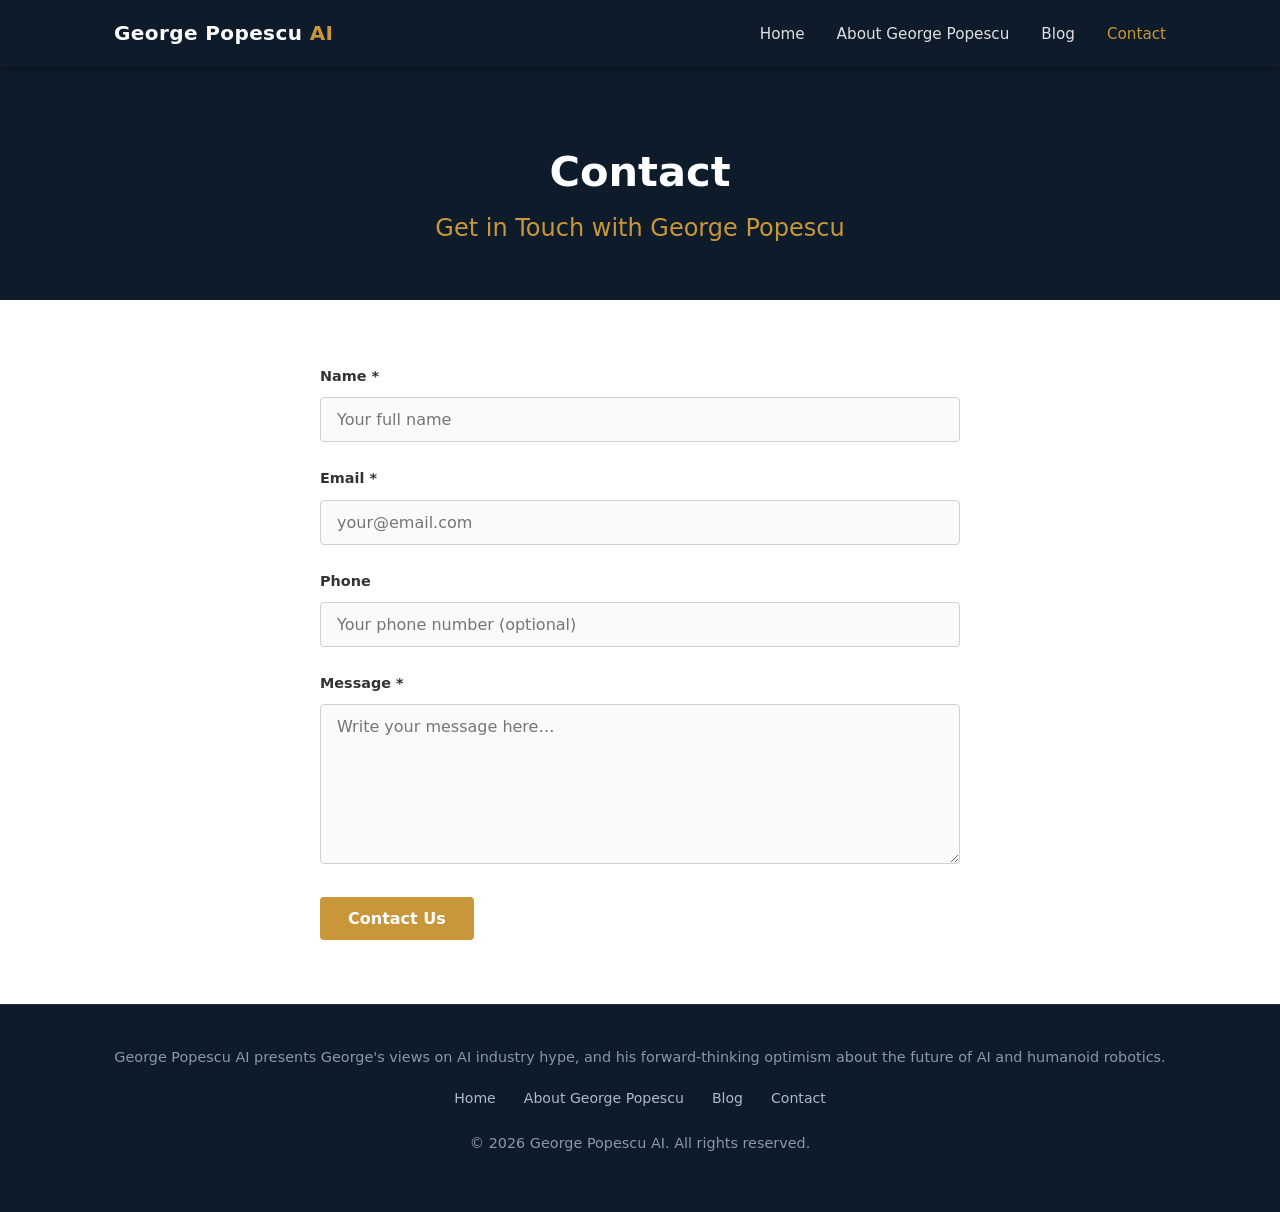
<file: contact.html>
<!DOCTYPE html>
<html lang="en">
<head>
  <meta charset="UTF-8">
  <meta name="viewport" content="width=device-width, initial-scale=1.0">
  <title>Contact | George Popescu AI</title>
  <meta name="description" content="Get in touch with George Popescu. Send a message to discuss AI, embodied intelligence, robotics, or anything related to the ideas explored on this site.">
  <meta name="robots" content="index, follow">
  <meta property="og:title" content="Contact | George Popescu AI">
  <meta property="og:description" content="Get in touch with George Popescu. Send a message to discuss AI, embodied intelligence, robotics, or anything related to the ideas explored on this site.">
  <meta property="og:type" content="website">
  <meta property="og:url" content="https://georgepopescuai.com/contact/">
  <link rel="canonical" href="https://georgepopescuai.com/contact/">
  <link rel="stylesheet" href="styles.css">
</head>
<body>

  <!-- Header -->
  <header class="site-header">
    <div class="container">
      <a href="index.html" class="site-name">George Popescu <span>AI</span></a>
      <nav class="site-nav" aria-label="Primary navigation">
        <ul>
          <li><a href="index.html">Home</a></li>
          <li><a href="about.html">About George Popescu</a></li>
          <li><a href="blog.html">Blog</a></li>
          <li><a href="contact.html" class="active">Contact</a></li>
        </ul>
      </nav>
    </div>
  </header>

  <!-- Contact Hero -->
  <section class="contact-hero">
    <div class="container">
      <h1>Contact</h1>
      <h2>Get in Touch with George Popescu</h2>
    </div>
  </section>

  <!-- Contact Form -->
  <section class="contact-form-section">
    <div class="container">
      <div class="contact-form-wrap">
        <form action="#" method="post" novalidate>

          <div class="form-group">
            <label for="name">Name <span aria-hidden="true">*</span></label>
            <input type="text" id="name" name="name" placeholder="Your full name" required>
          </div>

          <div class="form-group">
            <label for="email">Email <span aria-hidden="true">*</span></label>
            <input type="email" id="email" name="email" placeholder="your@email.com" required>
          </div>

          <div class="form-group">
            <label for="phone">Phone</label>
            <input type="tel" id="phone" name="phone" placeholder="Your phone number (optional)">
          </div>

          <div class="form-group">
            <label for="message">Message <span aria-hidden="true">*</span></label>
            <textarea id="message" name="message" placeholder="Write your message here…" required></textarea>
          </div>

          <div class="form-submit">
            <button type="submit" class="btn">Contact Us</button>
          </div>

        </form>
      </div>
    </div>
  </section>

  <!-- Footer -->
  <footer class="site-footer">
    <div class="container">
      <p>George Popescu AI presents George's views on AI industry hype, and his forward-thinking optimism about the future of AI and humanoid robotics.</p>
      <nav class="footer-nav" aria-label="Footer navigation">
        <a href="index.html">Home</a>
        <a href="about.html">About George Popescu</a>
        <a href="blog.html">Blog</a>
        <a href="contact.html">Contact</a>
      </nav>
      <p class="copyright">&copy; 2026 George Popescu AI. All rights reserved.</p>
    </div>
  </footer>

</body>
</html>
</file>
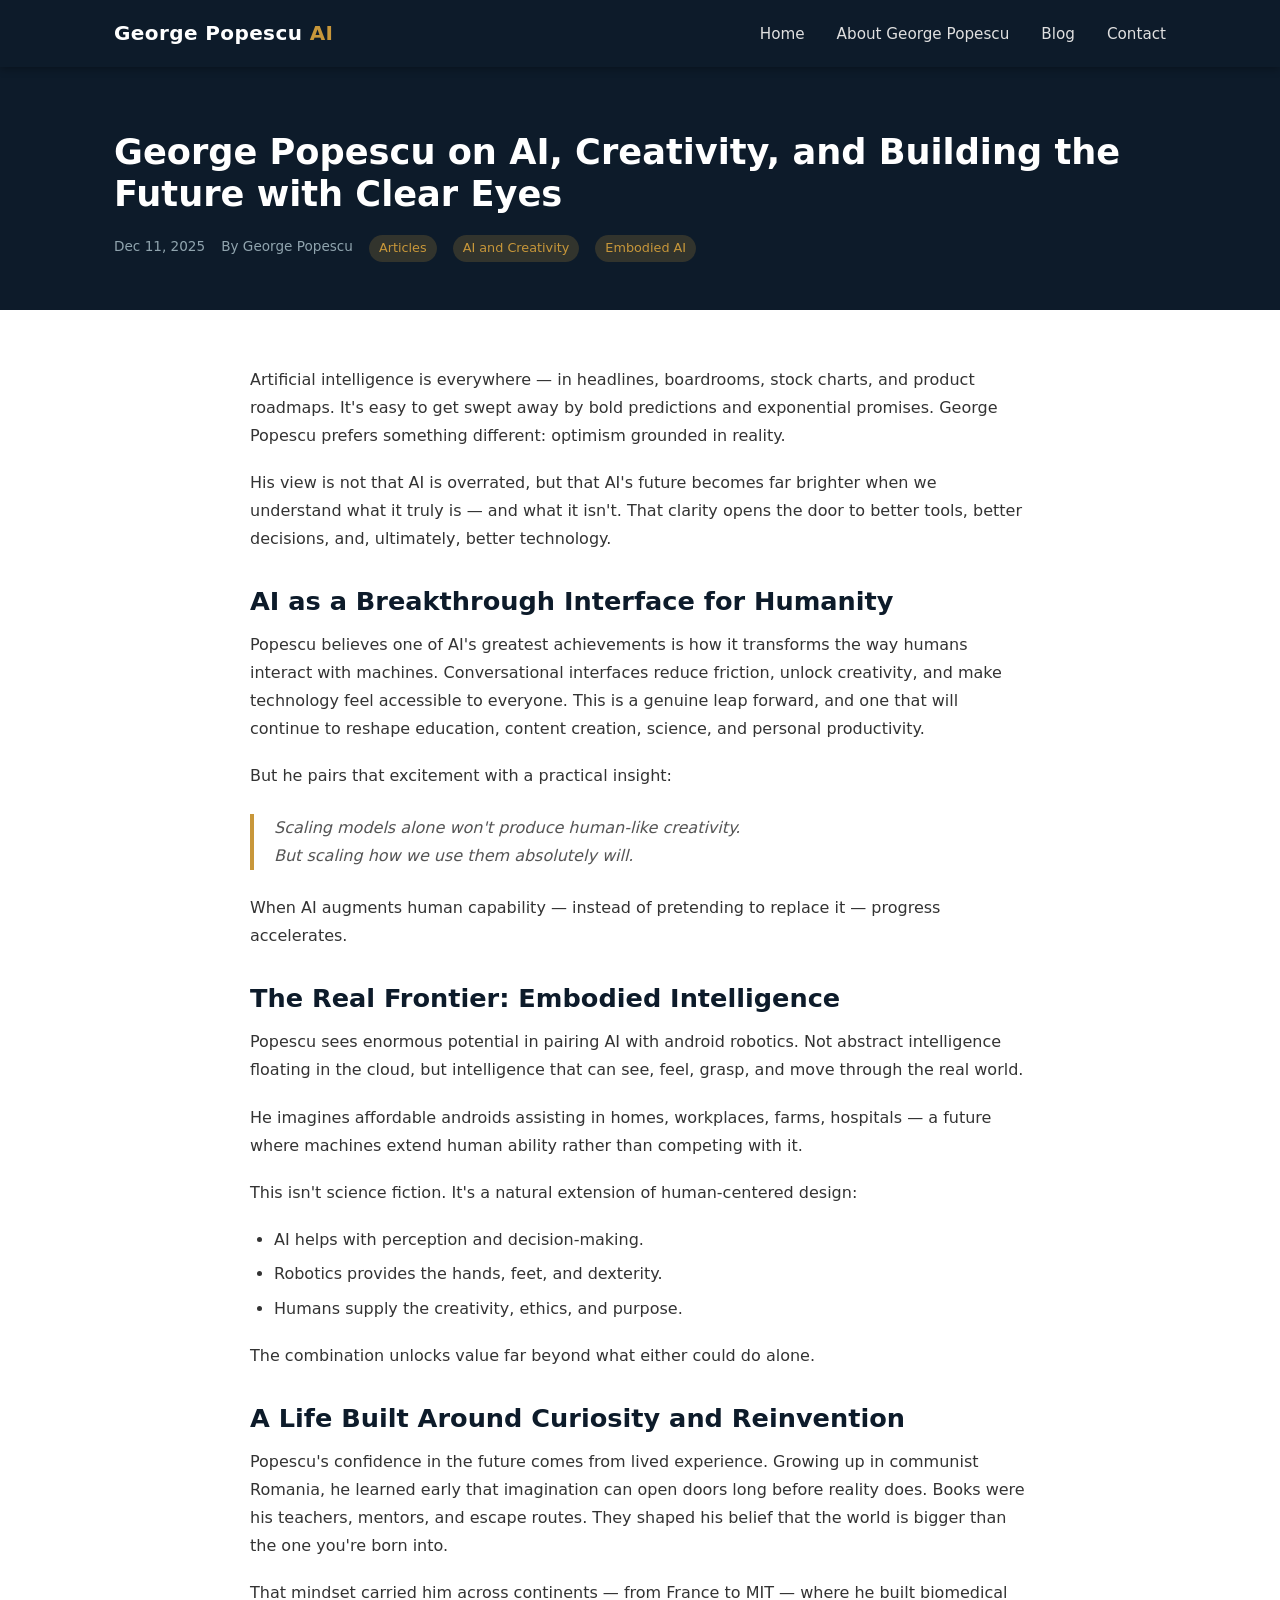
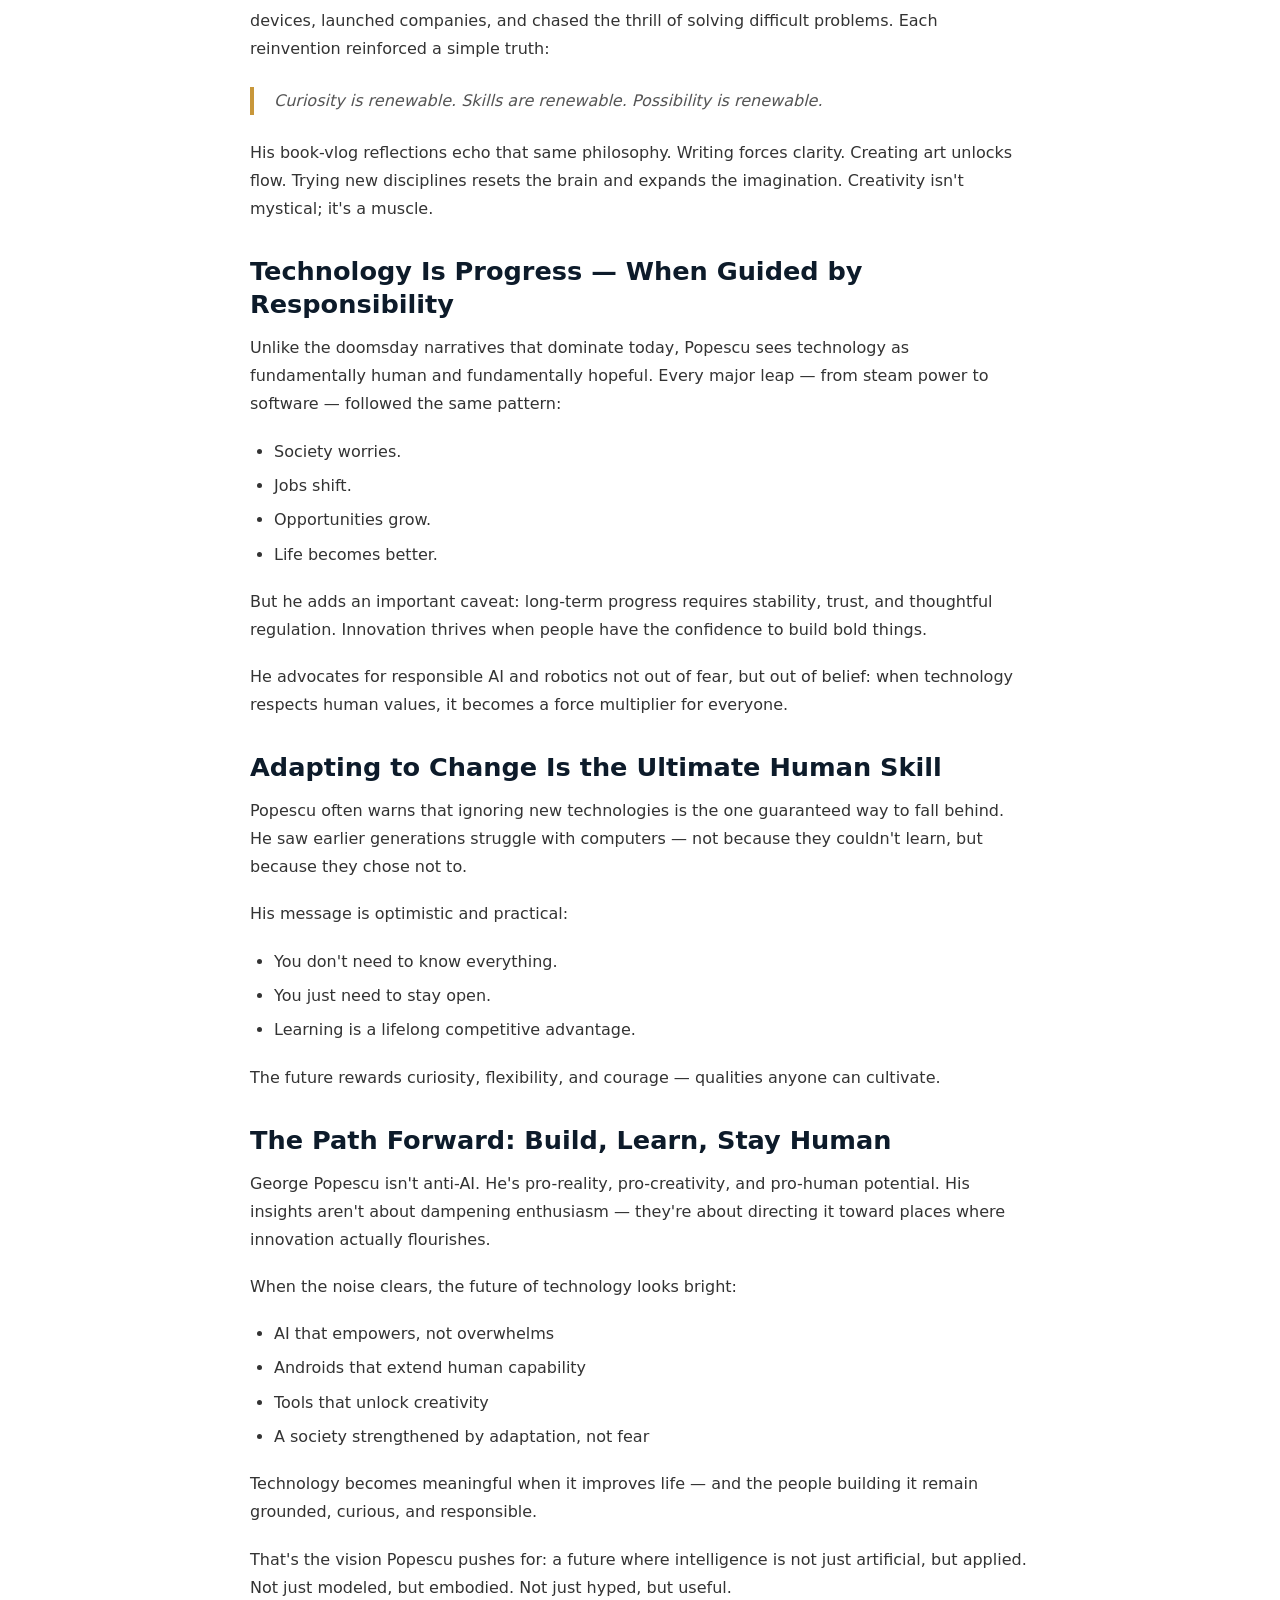
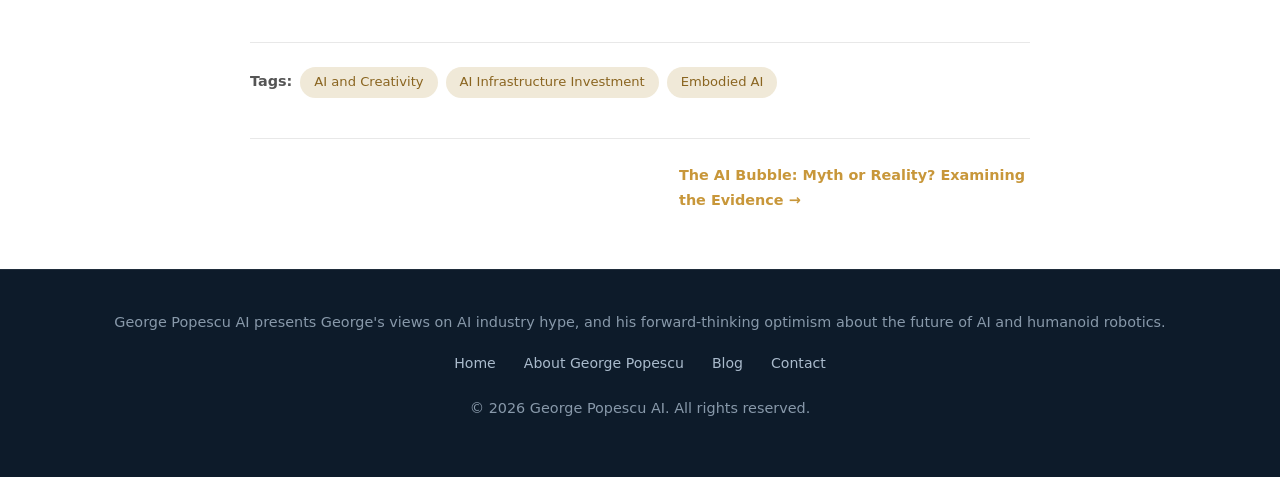
<file: george-popescu-on-ai-creativity.html>
<!DOCTYPE html>
<html lang="en">
<head>
  <meta charset="UTF-8">
  <meta name="viewport" content="width=device-width, initial-scale=1.0">
  <title>George Popescu on AI, Creativity, and Building the Future with Clear Eyes | George Popescu AI</title>
  <meta name="description" content="George Popescu argues that AI's future brightens when we understand what it truly is — a breakthrough interface, a partner to embodied robotics, and a catalyst for human creativity.">
  <meta name="robots" content="index, follow">
  <meta property="og:title" content="George Popescu on AI, Creativity, and Building the Future with Clear Eyes | George Popescu AI">
  <meta property="og:description" content="George Popescu argues that AI's future brightens when we understand what it truly is — a breakthrough interface, a partner to embodied robotics, and a catalyst for human creativity.">
  <meta property="og:type" content="article">
  <meta property="og:url" content="https://georgepopescuai.com/george-popescu-on-ai-creativity-and-building-the-future-with-clear-eyes/">
  <link rel="canonical" href="https://georgepopescuai.com/george-popescu-on-ai-creativity-and-building-the-future-with-clear-eyes/">
  <link rel="stylesheet" href="styles.css">
</head>
<body>

  <!-- Header -->
  <header class="site-header">
    <div class="container">
      <a href="index.html" class="site-name">George Popescu <span>AI</span></a>
      <nav class="site-nav" aria-label="Primary navigation">
        <ul>
          <li><a href="index.html">Home</a></li>
          <li><a href="about.html">About George Popescu</a></li>
          <li><a href="blog.html">Blog</a></li>
          <li><a href="contact.html">Contact</a></li>
        </ul>
      </nav>
    </div>
  </header>

  <!-- Article Header -->
  <section class="article-header">
    <div class="container">
      <h1>George Popescu on AI, Creativity, and Building the Future with Clear Eyes</h1>
      <div class="article-meta">
        <span>Dec 11, 2025</span>
        <span>By George Popescu</span>
        <span class="tag">Articles</span>
        <span class="tag">AI and Creativity</span>
        <span class="tag">Embodied AI</span>
      </div>
    </div>
  </section>

  <!-- Article Body -->
  <section class="article-body">
    <div class="container">
      <div class="article-content">

        <p>Artificial intelligence is everywhere — in headlines, boardrooms, stock charts, and product roadmaps. It's easy to get swept away by bold predictions and exponential promises. George Popescu prefers something different: optimism grounded in reality.</p>

        <p>His view is not that AI is overrated, but that AI's future becomes far brighter when we understand what it truly is — and what it isn't. That clarity opens the door to better tools, better decisions, and, ultimately, better technology.</p>

        <h2>AI as a Breakthrough Interface for Humanity</h2>

        <p>Popescu believes one of AI's greatest achievements is how it transforms the way humans interact with machines. Conversational interfaces reduce friction, unlock creativity, and make technology feel accessible to everyone. This is a genuine leap forward, and one that will continue to reshape education, content creation, science, and personal productivity.</p>

        <p>But he pairs that excitement with a practical insight:</p>

        <blockquote>
          Scaling models alone won't produce human-like creativity.<br>
          But scaling how we use them absolutely will.
        </blockquote>

        <p>When AI augments human capability — instead of pretending to replace it — progress accelerates.</p>

        <h2>The Real Frontier: Embodied Intelligence</h2>

        <p>Popescu sees enormous potential in pairing AI with android robotics. Not abstract intelligence floating in the cloud, but intelligence that can see, feel, grasp, and move through the real world.</p>

        <p>He imagines affordable androids assisting in homes, workplaces, farms, hospitals — a future where machines extend human ability rather than competing with it.</p>

        <p>This isn't science fiction. It's a natural extension of human-centered design:</p>

        <ul>
          <li>AI helps with perception and decision-making.</li>
          <li>Robotics provides the hands, feet, and dexterity.</li>
          <li>Humans supply the creativity, ethics, and purpose.</li>
        </ul>

        <p>The combination unlocks value far beyond what either could do alone.</p>

        <h2>A Life Built Around Curiosity and Reinvention</h2>

        <p>Popescu's confidence in the future comes from lived experience. Growing up in communist Romania, he learned early that imagination can open doors long before reality does. Books were his teachers, mentors, and escape routes. They shaped his belief that the world is bigger than the one you're born into.</p>

        <p>That mindset carried him across continents — from France to MIT — where he built biomedical devices, launched companies, and chased the thrill of solving difficult problems. Each reinvention reinforced a simple truth:</p>

        <blockquote>
          Curiosity is renewable. Skills are renewable. Possibility is renewable.
        </blockquote>

        <p>His book-vlog reflections echo that same philosophy. Writing forces clarity. Creating art unlocks flow. Trying new disciplines resets the brain and expands the imagination. Creativity isn't mystical; it's a muscle.</p>

        <h2>Technology Is Progress — When Guided by Responsibility</h2>

        <p>Unlike the doomsday narratives that dominate today, Popescu sees technology as fundamentally human and fundamentally hopeful. Every major leap — from steam power to software — followed the same pattern:</p>

        <ul>
          <li>Society worries.</li>
          <li>Jobs shift.</li>
          <li>Opportunities grow.</li>
          <li>Life becomes better.</li>
        </ul>

        <p>But he adds an important caveat: long-term progress requires stability, trust, and thoughtful regulation. Innovation thrives when people have the confidence to build bold things.</p>

        <p>He advocates for responsible AI and robotics not out of fear, but out of belief: when technology respects human values, it becomes a force multiplier for everyone.</p>

        <h2>Adapting to Change Is the Ultimate Human Skill</h2>

        <p>Popescu often warns that ignoring new technologies is the one guaranteed way to fall behind. He saw earlier generations struggle with computers — not because they couldn't learn, but because they chose not to.</p>

        <p>His message is optimistic and practical:</p>

        <ul>
          <li>You don't need to know everything.</li>
          <li>You just need to stay open.</li>
          <li>Learning is a lifelong competitive advantage.</li>
        </ul>

        <p>The future rewards curiosity, flexibility, and courage — qualities anyone can cultivate.</p>

        <h2>The Path Forward: Build, Learn, Stay Human</h2>

        <p>George Popescu isn't anti-AI. He's pro-reality, pro-creativity, and pro-human potential. His insights aren't about dampening enthusiasm — they're about directing it toward places where innovation actually flourishes.</p>

        <p>When the noise clears, the future of technology looks bright:</p>

        <ul>
          <li>AI that empowers, not overwhelms</li>
          <li>Androids that extend human capability</li>
          <li>Tools that unlock creativity</li>
          <li>A society strengthened by adaptation, not fear</li>
        </ul>

        <p>Technology becomes meaningful when it improves life — and the people building it remain grounded, curious, and responsible.</p>

        <p>That's the vision Popescu pushes for: a future where intelligence is not just artificial, but applied. Not just modeled, but embodied. Not just hyped, but useful.</p>

        <!-- Tags -->
        <div class="article-tags">
          <span class="label">Tags:</span>
          <span class="tag-pill">AI and Creativity</span>
          <span class="tag-pill">AI Infrastructure Investment</span>
          <span class="tag-pill">Embodied AI</span>
        </div>

        <!-- Article Navigation -->
        <nav class="article-nav" aria-label="Article navigation">
          <span></span>
          <a href="ai-bubble-myth-or-reality.html" class="next">The AI Bubble: Myth or Reality? Examining the Evidence</a>
        </nav>

      </div>
    </div>
  </section>

  <!-- Footer -->
  <footer class="site-footer">
    <div class="container">
      <p>George Popescu AI presents George's views on AI industry hype, and his forward-thinking optimism about the future of AI and humanoid robotics.</p>
      <nav class="footer-nav" aria-label="Footer navigation">
        <a href="index.html">Home</a>
        <a href="about.html">About George Popescu</a>
        <a href="blog.html">Blog</a>
        <a href="contact.html">Contact</a>
      </nav>
      <p class="copyright">&copy; 2026 George Popescu AI. All rights reserved.</p>
    </div>
  </footer>

</body>
</html>
</file>
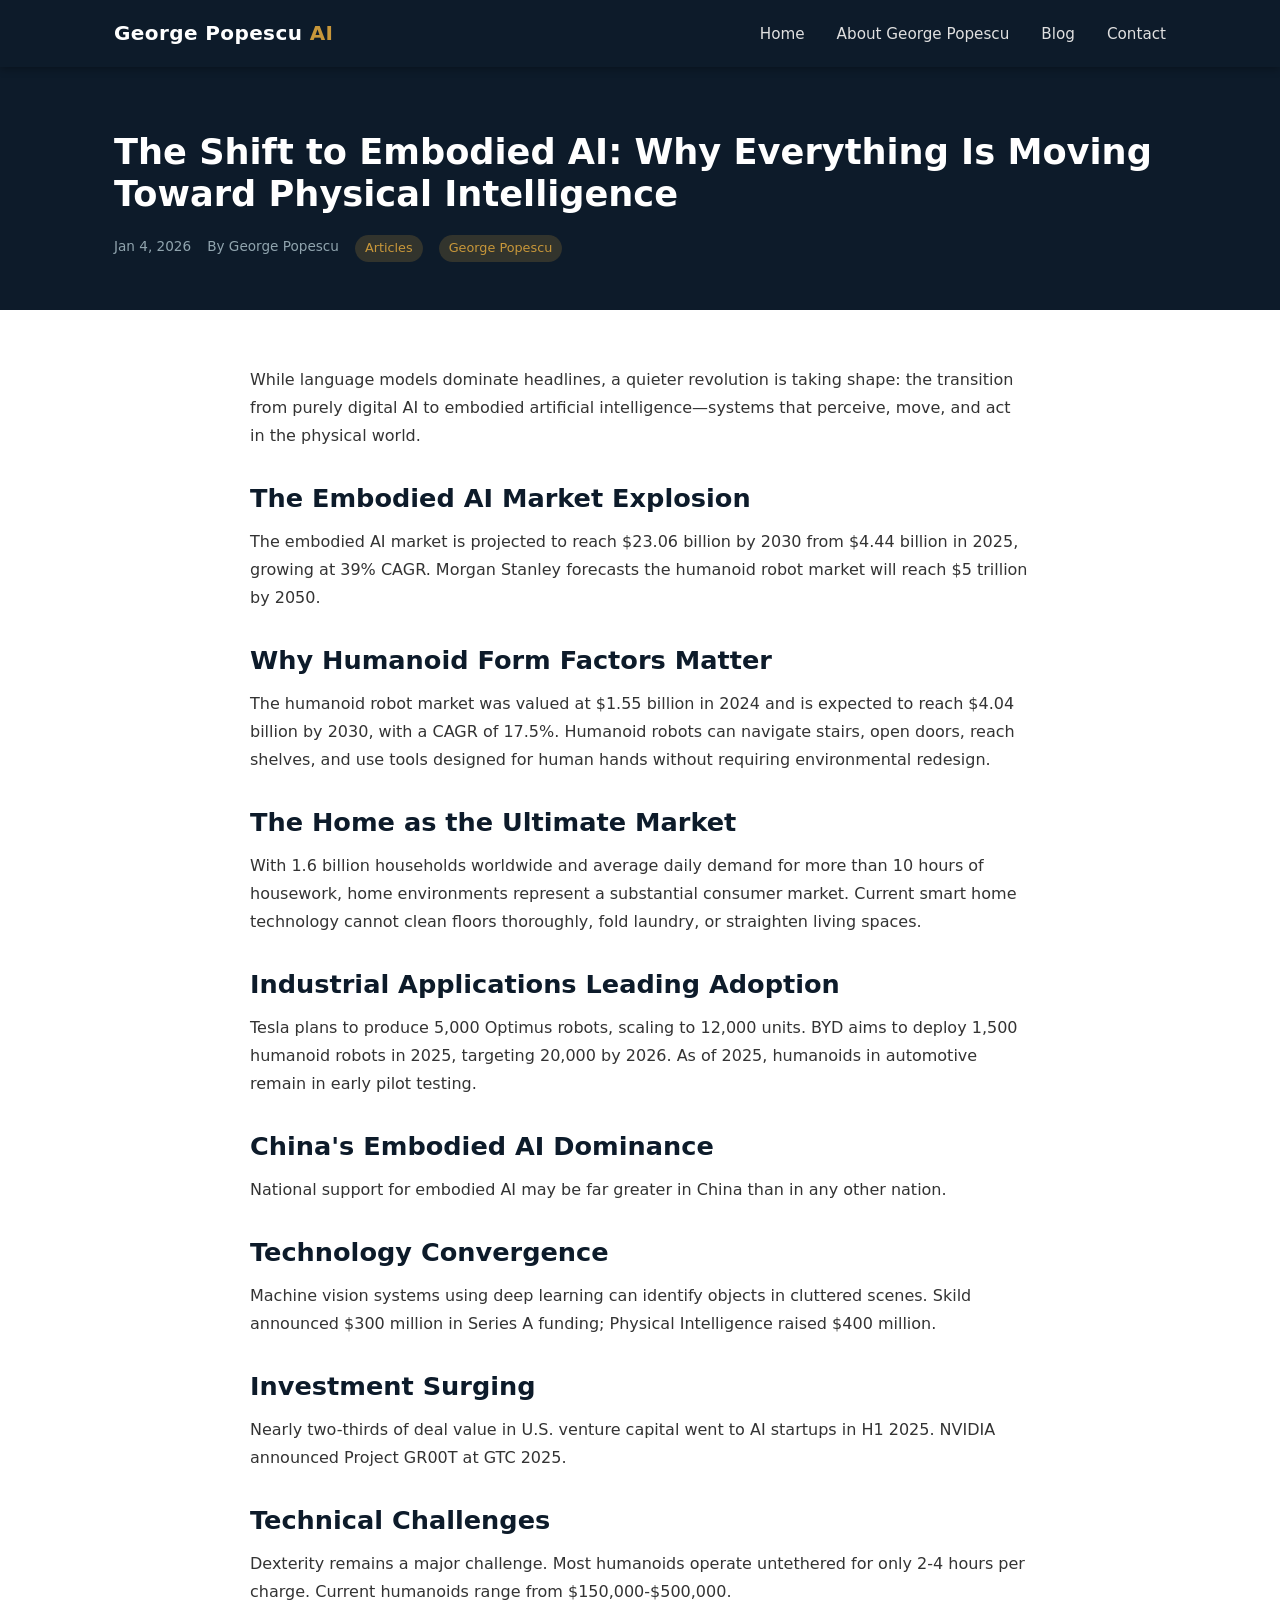
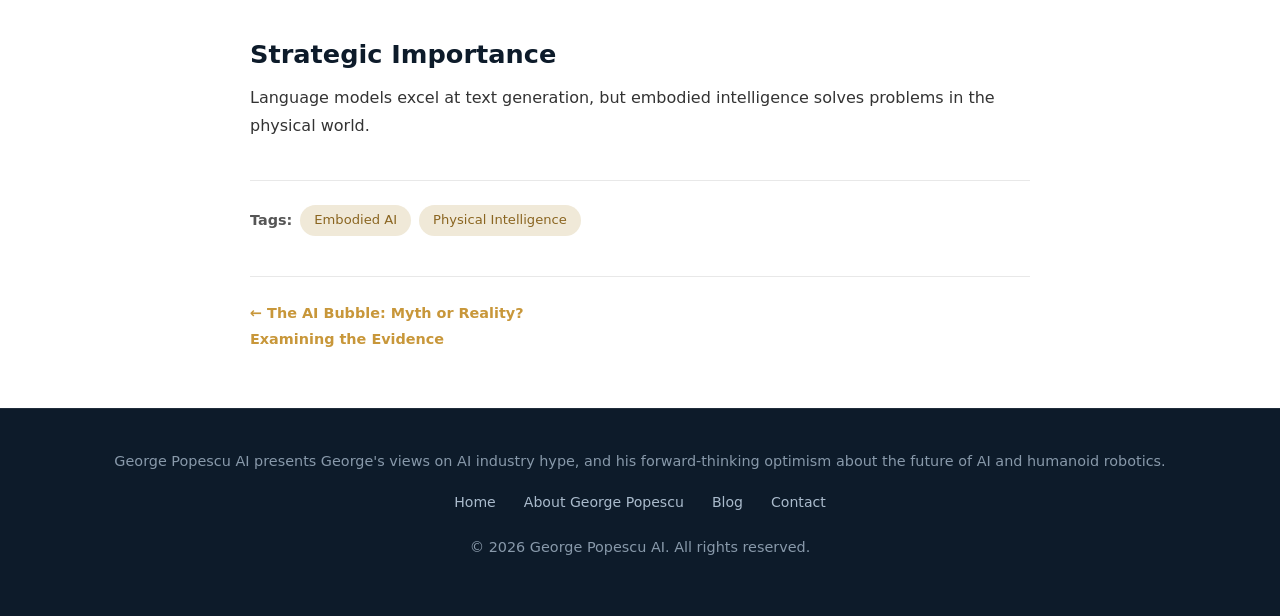
<file: shift-to-embodied-ai.html>
<!DOCTYPE html>
<html lang="en">
<head>
  <meta charset="UTF-8">
  <meta name="viewport" content="width=device-width, initial-scale=1.0">
  <title>The Shift to Embodied AI: Why Everything Is Moving Toward Physical Intelligence | George Popescu AI</title>
  <meta name="description" content="While language models dominate headlines, a quieter revolution is taking shape: the transition from purely digital AI to embodied artificial intelligence — systems that perceive, move, and act in the world.">
  <meta name="robots" content="index, follow">
  <meta property="og:title" content="The Shift to Embodied AI: Why Everything Is Moving Toward Physical Intelligence | George Popescu AI">
  <meta property="og:description" content="While language models dominate headlines, a quieter revolution is taking shape: the transition from purely digital AI to embodied artificial intelligence — systems that perceive, move, and act in the world.">
  <meta property="og:type" content="article">
  <meta property="og:url" content="https://georgepopescuai.com/the-shift-to-embodied-ai-why-everything-is-moving-toward-physical-intelligence/">
  <link rel="canonical" href="https://georgepopescuai.com/the-shift-to-embodied-ai-why-everything-is-moving-toward-physical-intelligence/">
  <link rel="stylesheet" href="styles.css">
</head>
<body>

  <!-- Header -->
  <header class="site-header">
    <div class="container">
      <a href="index.html" class="site-name">George Popescu <span>AI</span></a>
      <nav class="site-nav" aria-label="Primary navigation">
        <ul>
          <li><a href="index.html">Home</a></li>
          <li><a href="about.html">About George Popescu</a></li>
          <li><a href="blog.html">Blog</a></li>
          <li><a href="contact.html">Contact</a></li>
        </ul>
      </nav>
    </div>
  </header>

  <!-- Article Header -->
  <section class="article-header">
    <div class="container">
      <h1>The Shift to Embodied AI: Why Everything Is Moving Toward Physical Intelligence</h1>
      <div class="article-meta">
        <span>Jan 4, 2026</span>
        <span>By George Popescu</span>
        <span class="tag">Articles</span>
        <span class="tag">George Popescu</span>
      </div>
    </div>
  </section>

  <!-- Article Body -->
  <section class="article-body">
    <div class="container">
      <div class="article-content">

        <p>While language models dominate headlines, a quieter revolution is taking shape: the transition from purely digital AI to embodied artificial intelligence—systems that perceive, move, and act in the physical world.</p>

        <h2>The Embodied AI Market Explosion</h2>

        <p>The embodied AI market is projected to reach $23.06 billion by 2030 from $4.44 billion in 2025, growing at 39% CAGR. Morgan Stanley forecasts the humanoid robot market will reach $5 trillion by 2050.</p>

        <h2>Why Humanoid Form Factors Matter</h2>

        <p>The humanoid robot market was valued at $1.55 billion in 2024 and is expected to reach $4.04 billion by 2030, with a CAGR of 17.5%. Humanoid robots can navigate stairs, open doors, reach shelves, and use tools designed for human hands without requiring environmental redesign.</p>

        <h2>The Home as the Ultimate Market</h2>

        <p>With 1.6 billion households worldwide and average daily demand for more than 10 hours of housework, home environments represent a substantial consumer market. Current smart home technology cannot clean floors thoroughly, fold laundry, or straighten living spaces.</p>

        <h2>Industrial Applications Leading Adoption</h2>

        <p>Tesla plans to produce 5,000 Optimus robots, scaling to 12,000 units. BYD aims to deploy 1,500 humanoid robots in 2025, targeting 20,000 by 2026. As of 2025, humanoids in automotive remain in early pilot testing.</p>

        <h2>China's Embodied AI Dominance</h2>

        <p>National support for embodied AI may be far greater in China than in any other nation.</p>

        <h2>Technology Convergence</h2>

        <p>Machine vision systems using deep learning can identify objects in cluttered scenes. Skild announced $300 million in Series A funding; Physical Intelligence raised $400 million.</p>

        <h2>Investment Surging</h2>

        <p>Nearly two-thirds of deal value in U.S. venture capital went to AI startups in H1 2025. NVIDIA announced Project GR00T at GTC 2025.</p>

        <h2>Technical Challenges</h2>

        <p>Dexterity remains a major challenge. Most humanoids operate untethered for only 2-4 hours per charge. Current humanoids range from $150,000-$500,000.</p>

        <h2>Strategic Importance</h2>

        <p>Language models excel at text generation, but embodied intelligence solves problems in the physical world.</p>

        <!-- Tags -->
        <div class="article-tags">
          <span class="label">Tags:</span>
          <span class="tag-pill">Embodied AI</span>
          <span class="tag-pill">Physical Intelligence</span>
        </div>

        <!-- Article Navigation -->
        <nav class="article-nav" aria-label="Article navigation">
          <a href="ai-bubble-myth-or-reality.html" class="prev">The AI Bubble: Myth or Reality? Examining the Evidence</a>
          <span></span>
        </nav>

      </div>
    </div>
  </section>

  <!-- Footer -->
  <footer class="site-footer">
    <div class="container">
      <p>George Popescu AI presents George's views on AI industry hype, and his forward-thinking optimism about the future of AI and humanoid robotics.</p>
      <nav class="footer-nav" aria-label="Footer navigation">
        <a href="index.html">Home</a>
        <a href="about.html">About George Popescu</a>
        <a href="blog.html">Blog</a>
        <a href="contact.html">Contact</a>
      </nav>
      <p class="copyright">&copy; 2026 George Popescu AI. All rights reserved.</p>
    </div>
  </footer>

</body>
</html>
</file>
<file: styles.css>
/* =========================================================
   George Popescu AI — styles.css
   ========================================================= */

/* ---------- Reset & Base ---------- */
*, *::before, *::after {
  box-sizing: border-box;
  margin: 0;
  padding: 0;
}

html {
  scroll-behavior: smooth;
}

body {
  font-family: 'Segoe UI', system-ui, -apple-system, sans-serif;
  font-size: 1rem;
  line-height: 1.75;
  color: #222222;
  background-color: #f7f7f5;
}

img {
  max-width: 100%;
  display: block;
}

a {
  color: #c8973a;
  text-decoration: none;
}

a:hover {
  text-decoration: underline;
}

ul {
  list-style: none;
}

/* ---------- Typography ---------- */
h1 {
  font-size: 2.6rem;
  font-weight: 700;
  line-height: 1.2;
}

h2 {
  font-size: 2rem;
  font-weight: 600;
  line-height: 1.3;
}

h3 {
  font-size: 1.4rem;
  font-weight: 600;
  line-height: 1.4;
}

h4 {
  font-size: 1.1rem;
  font-weight: 600;
  line-height: 1.4;
}

p {
  margin-bottom: 1.2rem;
}

p:last-child {
  margin-bottom: 0;
}

/* ---------- Layout ---------- */
.container {
  max-width: 1100px;
  margin: 0 auto;
  padding: 0 24px;
}

/* ---------- Header ---------- */
.site-header {
  position: sticky;
  top: 0;
  z-index: 100;
  background-color: #0d1b2a;
  box-shadow: 0 2px 8px rgba(0, 0, 0, 0.3);
}

.site-header .container {
  display: flex;
  align-items: center;
  justify-content: space-between;
  padding-top: 16px;
  padding-bottom: 16px;
}

.site-name {
  font-size: 1.25rem;
  font-weight: 700;
  color: #ffffff;
  text-decoration: none;
  letter-spacing: 0.02em;
}

.site-name:hover {
  color: #c8973a;
  text-decoration: none;
}

.site-name span {
  color: #c8973a;
}

.site-nav ul {
  display: flex;
  gap: 32px;
  align-items: center;
}

.site-nav a {
  color: #e0e0e0;
  font-size: 0.95rem;
  font-weight: 500;
  text-decoration: none;
  transition: color 0.2s;
}

.site-nav a:hover,
.site-nav a.active {
  color: #c8973a;
  text-decoration: none;
}

/* ---------- Hero ---------- */
.hero {
  background-color: #0d1b2a;
  color: #ffffff;
  padding: 80px 0;
  text-align: center;
}

.hero h1 {
  color: #ffffff;
  margin-bottom: 24px;
}

.hero h1 span {
  color: #c8973a;
}

.hero .subtitle {
  font-size: 1.2rem;
  color: #b0bec5;
  max-width: 720px;
  margin: 0 auto 40px;
  line-height: 1.8;
}

.hero-actions {
  display: flex;
  gap: 16px;
  justify-content: center;
  flex-wrap: wrap;
}

/* ---------- Buttons ---------- */
.btn {
  display: inline-block;
  background-color: #c8973a;
  color: #ffffff;
  border: none;
  border-radius: 4px;
  padding: 12px 28px;
  font-size: 1rem;
  font-weight: 600;
  font-family: inherit;
  cursor: pointer;
  text-decoration: none;
  transition: background-color 0.2s, opacity 0.2s;
}

.btn:hover {
  background-color: #b5852e;
  color: #ffffff;
  text-decoration: none;
  opacity: 0.95;
}

.btn-outline {
  background-color: transparent;
  color: #c8973a;
  border: 2px solid #c8973a;
}

.btn-outline:hover {
  background-color: #c8973a;
  color: #ffffff;
}

/* ---------- Sections ---------- */
.section {
  padding: 64px 0;
}

.section-white {
  background-color: #ffffff;
}

.section-light {
  background-color: #f7f7f5;
}

.section-dark {
  background-color: #0d1b2a;
  color: #ffffff;
}

.section-dark h2,
.section-dark h3 {
  color: #ffffff;
}

.section-dark p {
  color: #b0bec5;
}

.section-title {
  text-align: center;
  margin-bottom: 48px;
}

.section-title h2 {
  margin-bottom: 16px;
}

.section-title p {
  font-size: 1.1rem;
  color: #666666;
  max-width: 680px;
  margin: 0 auto;
}

/* ---------- Cards ---------- */
.card-grid {
  display: grid;
  grid-template-columns: repeat(auto-fit, minmax(300px, 1fr));
  gap: 32px;
}

.card {
  background-color: #ffffff;
  border-radius: 8px;
  box-shadow: 0 2px 12px rgba(0, 0, 0, 0.08);
  padding: 32px;
}

.card h3 {
  color: #0d1b2a;
  margin-bottom: 16px;
}

.card p {
  color: #666666;
  font-size: 0.95rem;
}

.card .card-icon {
  font-size: 1.5rem;
  margin-bottom: 12px;
}

.card-check-list {
  list-style: none;
  padding: 0;
  margin-top: 16px;
}

.card-check-list li {
  padding: 4px 0;
  color: #555555;
  font-size: 0.9rem;
}

.card-check-list li::before {
  content: '✓ ';
  color: #c8973a;
  font-weight: 700;
}

/* ---------- Blog Cards ---------- */
.blog-grid {
  display: grid;
  grid-template-columns: repeat(auto-fit, minmax(320px, 1fr));
  gap: 32px;
}

.blog-card {
  background-color: #ffffff;
  border-radius: 8px;
  box-shadow: 0 2px 12px rgba(0, 0, 0, 0.08);
  padding: 32px;
  display: flex;
  flex-direction: column;
  gap: 12px;
}

.blog-card .meta {
  font-size: 0.82rem;
  color: #999999;
  text-transform: uppercase;
  letter-spacing: 0.05em;
}

.blog-card h3 {
  color: #0d1b2a;
  font-size: 1.2rem;
}

.blog-card h3 a {
  color: #0d1b2a;
  text-decoration: none;
}

.blog-card h3 a:hover {
  color: #c8973a;
}

.blog-card .excerpt {
  color: #555555;
  font-size: 0.95rem;
  flex: 1;
}

.blog-card .read-more {
  font-size: 0.9rem;
  font-weight: 600;
  color: #c8973a;
}

/* ---------- Article Page ---------- */
.article-header {
  background-color: #0d1b2a;
  color: #ffffff;
  padding: 64px 0 48px;
}

.article-header h1 {
  color: #ffffff;
  margin-bottom: 20px;
  font-size: 2.2rem;
}

.article-meta {
  display: flex;
  flex-wrap: wrap;
  gap: 16px;
  font-size: 0.85rem;
  color: #90a4ae;
}

.article-meta .tag {
  background-color: rgba(200, 151, 58, 0.2);
  color: #c8973a;
  padding: 2px 10px;
  border-radius: 20px;
  font-size: 0.8rem;
}

.article-body {
  background-color: #ffffff;
  padding: 56px 0;
}

.article-content {
  max-width: 780px;
  margin: 0 auto;
}

.article-content h2 {
  font-size: 1.6rem;
  color: #0d1b2a;
  margin: 2rem 0 0.8rem;
}

.article-content h3 {
  font-size: 1.25rem;
  color: #0d1b2a;
  margin: 1.6rem 0 0.6rem;
}

.article-content p {
  margin-bottom: 1.2rem;
  color: #333333;
}

.article-content ul,
.article-content ol {
  padding-left: 1.5rem;
  margin-bottom: 1.2rem;
  color: #333333;
}

.article-content ul li,
.article-content ol li {
  margin-bottom: 0.4rem;
  list-style: disc;
}

.article-content ol li {
  list-style: decimal;
}

.article-content blockquote {
  border-left: 4px solid #c8973a;
  padding-left: 20px;
  margin: 1.5rem 0;
  font-style: italic;
  color: #555555;
}

.article-tags {
  margin-top: 40px;
  padding-top: 24px;
  border-top: 1px solid #e8e8e8;
  display: flex;
  flex-wrap: wrap;
  gap: 8px;
  align-items: center;
}

.article-tags span.label {
  font-weight: 600;
  color: #555555;
  font-size: 0.9rem;
}

.tag-pill {
  background-color: #f0e9d8;
  color: #8a6520;
  padding: 4px 14px;
  border-radius: 20px;
  font-size: 0.82rem;
  font-weight: 500;
}

.article-nav {
  max-width: 780px;
  margin: 40px auto 0;
  padding-top: 24px;
  border-top: 1px solid #e8e8e8;
  display: flex;
  justify-content: space-between;
  gap: 16px;
}

.article-nav a {
  font-size: 0.9rem;
  font-weight: 600;
  color: #c8973a;
  max-width: 45%;
}

.article-nav .prev::before {
  content: '← ';
}

.article-nav .next::after {
  content: ' →';
}

/* ---------- About Page ---------- */
.about-intro {
  background-color: #0d1b2a;
  color: #ffffff;
  padding: 80px 0 64px;
}

.about-intro h1 {
  color: #ffffff;
  margin-bottom: 24px;
}

.about-intro p {
  font-size: 1.1rem;
  color: #b0bec5;
  max-width: 760px;
  line-height: 1.8;
}

.expertise-grid {
  display: grid;
  grid-template-columns: repeat(auto-fit, minmax(280px, 1fr));
  gap: 32px;
}

.expertise-card {
  background-color: #ffffff;
  border-radius: 8px;
  box-shadow: 0 2px 12px rgba(0, 0, 0, 0.08);
  padding: 32px;
}

.expertise-card h3 {
  color: #0d1b2a;
  margin-bottom: 12px;
}

.expertise-card p {
  color: #555555;
  font-size: 0.95rem;
  margin-bottom: 12px;
}

.expertise-card ul {
  padding: 0;
  list-style: none;
}

.expertise-card ul li {
  color: #555555;
  font-size: 0.9rem;
  padding: 3px 0;
}

.expertise-card ul li::before {
  content: '— ';
  color: #c8973a;
  font-weight: 700;
}

.highlight-box {
  background-color: #f0e9d8;
  border-left: 4px solid #c8973a;
  border-radius: 4px;
  padding: 28px 32px;
  margin-bottom: 32px;
}

.highlight-box p {
  color: #555555;
  font-size: 1rem;
  margin: 0;
}

/* ---------- Contact Page ---------- */
.contact-hero {
  background-color: #0d1b2a;
  color: #ffffff;
  padding: 80px 0 56px;
  text-align: center;
}

.contact-hero h1 {
  color: #ffffff;
  margin-bottom: 16px;
}

.contact-hero h2 {
  color: #c8973a;
  font-size: 1.5rem;
  font-weight: 500;
}

.contact-form-section {
  background-color: #ffffff;
  padding: 64px 0;
}

.contact-form-wrap {
  max-width: 640px;
  margin: 0 auto;
}

.form-group {
  margin-bottom: 24px;
}

.form-group label {
  display: block;
  font-size: 0.9rem;
  font-weight: 600;
  color: #333333;
  margin-bottom: 8px;
}

.form-group input,
.form-group textarea {
  width: 100%;
  padding: 12px 16px;
  border: 1.5px solid #d0d0d0;
  border-radius: 4px;
  font-family: inherit;
  font-size: 1rem;
  color: #222222;
  background-color: #fafafa;
  transition: border-color 0.2s;
}

.form-group input:focus,
.form-group textarea:focus {
  outline: none;
  border-color: #c8973a;
  background-color: #ffffff;
}

.form-group textarea {
  min-height: 160px;
  resize: vertical;
}

.form-submit {
  margin-top: 8px;
}

/* ---------- Key Themes Section ---------- */
.themes-section {
  background-color: #f7f7f5;
  padding: 64px 0;
}

.themes-content {
  max-width: 800px;
  margin: 0 auto;
  text-align: center;
}

.themes-content h2 {
  margin-bottom: 24px;
  color: #0d1b2a;
}

.themes-content p {
  color: #555555;
  font-size: 1.05rem;
  line-height: 1.8;
}

/* ---------- CTA Section ---------- */
.cta-section {
  background-color: #0d1b2a;
  padding: 72px 0;
  text-align: center;
  color: #ffffff;
}

.cta-section h2 {
  color: #ffffff;
  margin-bottom: 16px;
}

.cta-section p {
  color: #b0bec5;
  font-size: 1.05rem;
  max-width: 640px;
  margin: 0 auto 32px;
}

/* ---------- Footer ---------- */
.site-footer {
  background-color: #0d1b2a;
  padding: 40px 0;
  text-align: center;
  border-top: 1px solid rgba(255, 255, 255, 0.08);
}

.site-footer p {
  color: #8899aa;
  font-size: 0.9rem;
  margin-bottom: 16px;
}

.footer-nav {
  display: flex;
  justify-content: center;
  gap: 28px;
  flex-wrap: wrap;
  margin-bottom: 20px;
}

.footer-nav a {
  color: #aabbcc;
  font-size: 0.88rem;
  text-decoration: none;
  transition: color 0.2s;
}

.footer-nav a:hover {
  color: #c8973a;
}

.copyright {
  color: #667788;
  font-size: 0.82rem;
}

/* ---------- Page Inner Hero ---------- */
.page-hero {
  background-color: #0d1b2a;
  padding: 64px 0 48px;
  text-align: center;
}

.page-hero h1 {
  color: #ffffff;
  margin-bottom: 12px;
}

/* ---------- Responsive ---------- */
@media (max-width: 768px) {
  h1 {
    font-size: 2rem;
  }

  h2 {
    font-size: 1.6rem;
  }

  h3 {
    font-size: 1.2rem;
  }

  .site-header .container {
    flex-direction: column;
    gap: 16px;
    padding-top: 20px;
    padding-bottom: 20px;
  }

  .site-nav ul {
    flex-direction: column;
    gap: 12px;
    text-align: center;
  }

  .hero {
    padding: 56px 0;
  }

  .hero h1 {
    font-size: 2rem;
  }

  .hero .subtitle {
    font-size: 1rem;
  }

  .hero-actions {
    flex-direction: column;
    align-items: center;
  }

  .section {
    padding: 48px 0;
  }

  .card-grid,
  .blog-grid,
  .expertise-grid {
    grid-template-columns: 1fr;
  }

  .article-header h1 {
    font-size: 1.7rem;
  }

  .article-nav {
    flex-direction: column;
  }

  .article-nav a {
    max-width: 100%;
  }

  .footer-nav {
    gap: 16px;
  }
}
</file>
